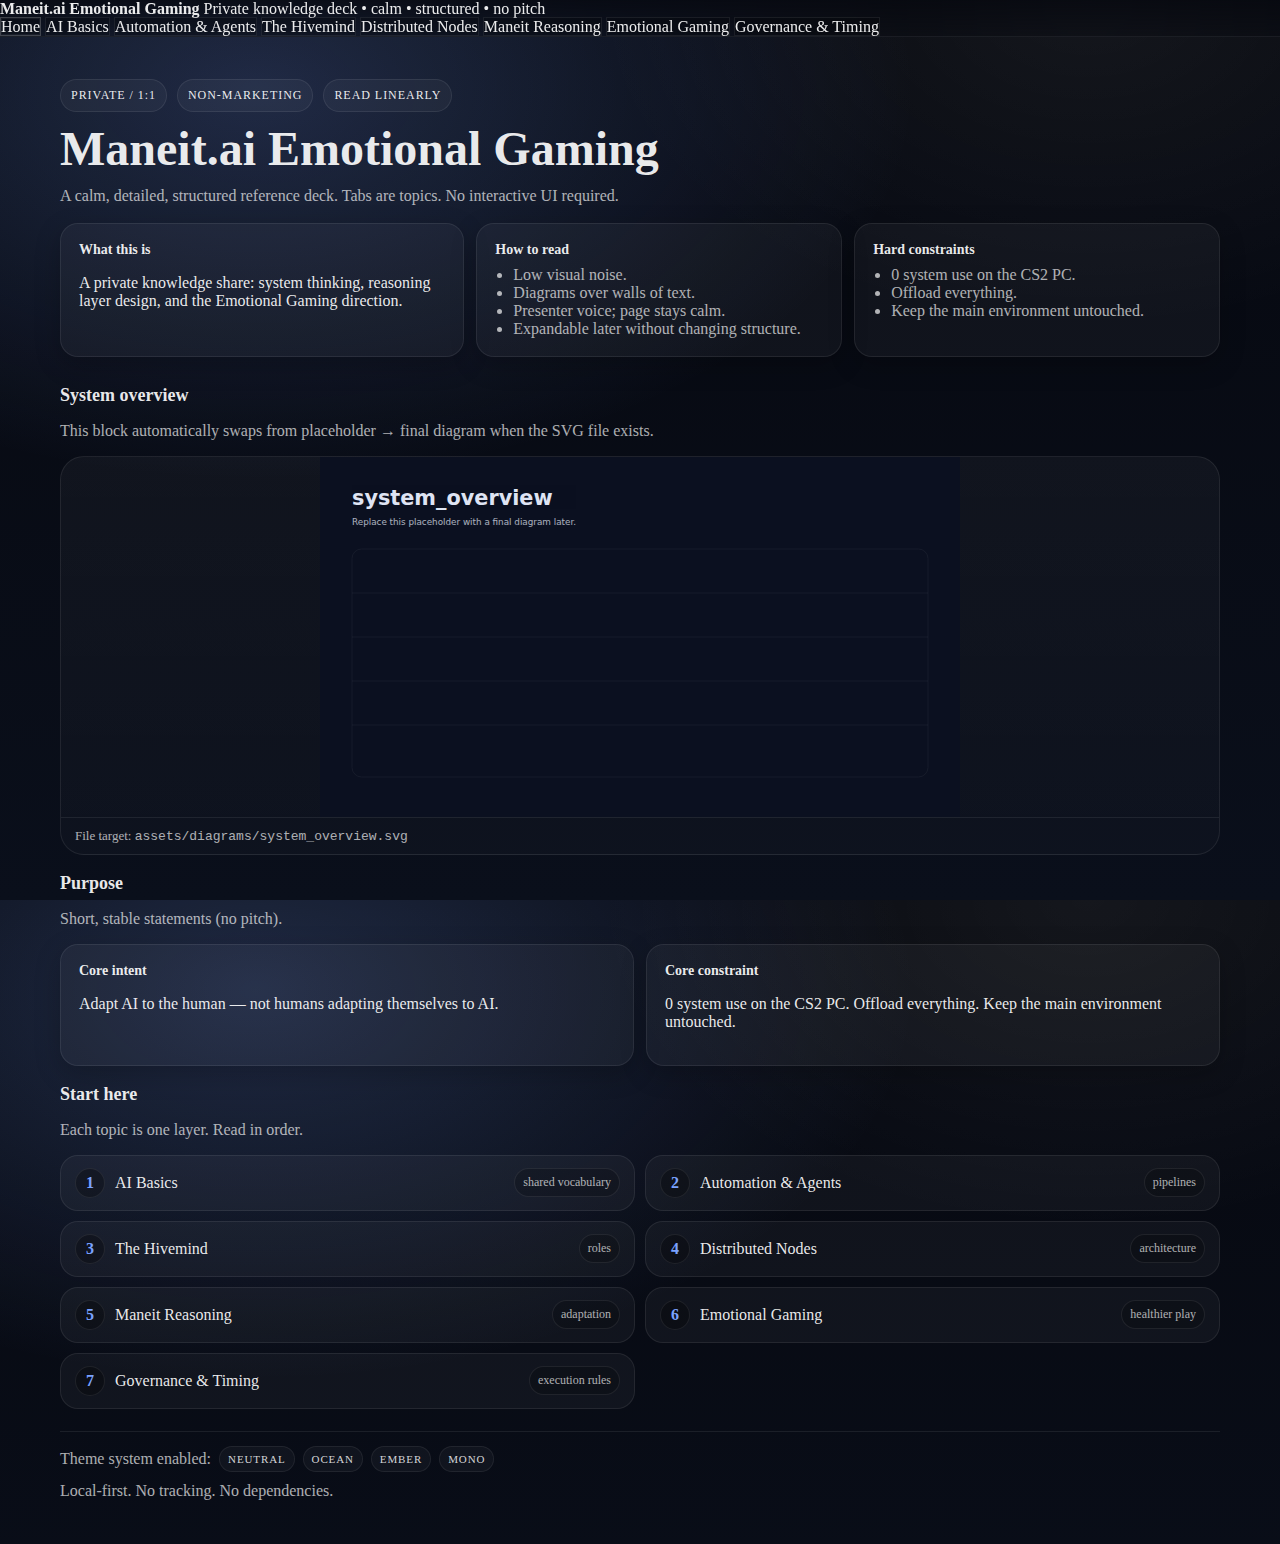
<file: index.html>
<!doctype html>
<html lang="en">
<head>
  <meta charset="utf-8" />
  <meta name="viewport" content="width=device-width,initial-scale=1" />
  <title>Maneit.ai × Emotional Gaming — Private knowledge deck</title>
  <link rel="stylesheet" href="css/main.css" />
</head>

<!-- Theme per page: neutral | ocean | ember | mono -->
<body data-theme="neutral">

  <!-- Topbar -->
  <header class="topbar">
    <div class="brand">
      <div class="logo" aria-hidden="true"></div>
      <div class="title">
        <b>Maneit.ai Emotional Gaming</b>
        <span>Private knowledge deck • calm • structured • no pitch</span>
      </div>
    </div>

    <nav class="tabs" aria-label="Topics">
      <a class="tab is-active" href="index.html" aria-current="page">Home</a>
      <a class="tab" href="topics/01_ai_basics.html">AI Basics</a>
      <a class="tab" href="topics/02_automation_agents.html">Automation & Agents</a>
      <a class="tab" href="topics/03_hivemind.html">The Hivemind</a>
      <a class="tab" href="topics/04_distributed_nodes.html">Distributed Nodes</a>
      <a class="tab" href="topics/05_maneit_reasoning.html">Maneit Reasoning</a>
      <a class="tab" href="topics/06_emotional_gaming.html">Emotional Gaming</a>
      <a class="tab" href="topics/07_governance_timing.html">Governance & Timing</a>
    </nav>
  </header>

  <main class="wrap front">

    <!-- HERO -->
    <section class="frontHero">
      <div class="metaRow">
        <span class="chip">PRIVATE / 1:1</span>
        <span class="chip">NON-MARKETING</span>
        <span class="chip">READ LINEARLY</span>
      </div>

      <h1 class="frontTitle">Maneit.ai Emotional Gaming</h1>
      <p class="frontSub">
        A calm, detailed, structured reference deck. Tabs are topics. No interactive UI required.
      </p>

      <div class="frontGrid3">
        <div class="card">
          <h3>What this is</h3>
          <p>
            A private knowledge share: system thinking, reasoning layer design, and the Emotional Gaming direction.
          </p>
        </div>

        <div class="card">
          <h3>How to read</h3>
          <ul class="bullets">
            <li>Low visual noise.</li>
            <li>Diagrams over walls of text.</li>
            <li>Presenter voice; page stays calm.</li>
            <li>Expandable later without changing structure.</li>
          </ul>
        </div>

        <div class="card">
          <h3>Hard constraints</h3>
          <ul class="bullets">
            <li>0 system use on the CS2 PC.</li>
            <li>Offload everything.</li>
            <li>Keep the main environment untouched.</li>
          </ul>
        </div>
      </div>
    </section>

    <!-- SYSTEM OVERVIEW (real swap target) -->
    <section class="section">
      <header class="sectionHead">
        <h2>System overview</h2>
        <p class="muted">This block automatically swaps from placeholder → final diagram when the SVG file exists.</p>
      </header>

      <figure class="diagramFrame">
        <!-- If this file exists, it will display. Otherwise the fallback shows. -->
        <object
          class="diagramObj"
          type="image/svg+xml"
          data="assets/diagrams/system_overview.svg"
          aria-label="System overview diagram"
        >
          <div class="diagramFallback">
            <div class="fallbackTitle">system_overview</div>
            <div class="fallbackGrid" aria-hidden="true"></div>
            <div class="fallbackNote">Drop a final diagram into <code>assets/diagrams/system_overview.svg</code>.</div>
          </div>
        </object>

        <figcaption class="caption">
          File target: <code>assets/diagrams/system_overview.svg</code>
        </figcaption>
      </figure>
    </section>

    <!-- PURPOSE / INTENT (tight + readable) -->
    <section class="section">
      <header class="sectionHead">
        <h2>Purpose</h2>
        <p class="muted">Short, stable statements (no pitch).</p>
      </header>

      <div class="frontGrid2">
        <div class="card">
          <h3>Core intent</h3>
          <p>Adapt AI to the human — not humans adapting themselves to AI.</p>
        </div>

        <div class="card">
          <h3>Core constraint</h3>
          <p>0 system use on the CS2 PC. Offload everything. Keep the main environment untouched.</p>
        </div>
      </div>
    </section>

    <!-- DECK MAP -->
    <section class="section">
      <header class="sectionHead">
        <h2>Start here</h2>
        <p class="muted">Each topic is one layer. Read in order.</p>
      </header>

      <div class="deckMap">
        <a class="mapItem" href="topics/01_ai_basics.html"><span class="idx">1</span> AI Basics <span class="tag">shared vocabulary</span></a>
        <a class="mapItem" href="topics/02_automation_agents.html"><span class="idx">2</span> Automation & Agents <span class="tag">pipelines</span></a>
        <a class="mapItem" href="topics/03_hivemind.html"><span class="idx">3</span> The Hivemind <span class="tag">roles</span></a>
        <a class="mapItem" href="topics/04_distributed_nodes.html"><span class="idx">4</span> Distributed Nodes <span class="tag">architecture</span></a>
        <a class="mapItem" href="topics/05_maneit_reasoning.html"><span class="idx">5</span> Maneit Reasoning <span class="tag">adaptation</span></a>
        <a class="mapItem" href="topics/06_emotional_gaming.html"><span class="idx">6</span> Emotional Gaming <span class="tag">healthier play</span></a>
        <a class="mapItem" href="topics/07_governance_timing.html"><span class="idx">7</span> Governance & Timing <span class="tag">execution rules</span></a>
      </div>
    </section>

    <footer class="frontFooter">
      <div class="themeLine">
        <span class="muted">Theme system enabled:</span>
        <span class="chip chipTiny">neutral</span>
        <span class="chip chipTiny">ocean</span>
        <span class="chip chipTiny">ember</span>
        <span class="chip chipTiny">mono</span>
      </div>
      <span class="muted">Local-first. No tracking. No dependencies.</span>
    </footer>

  </main>
</body>
</html>
</file>
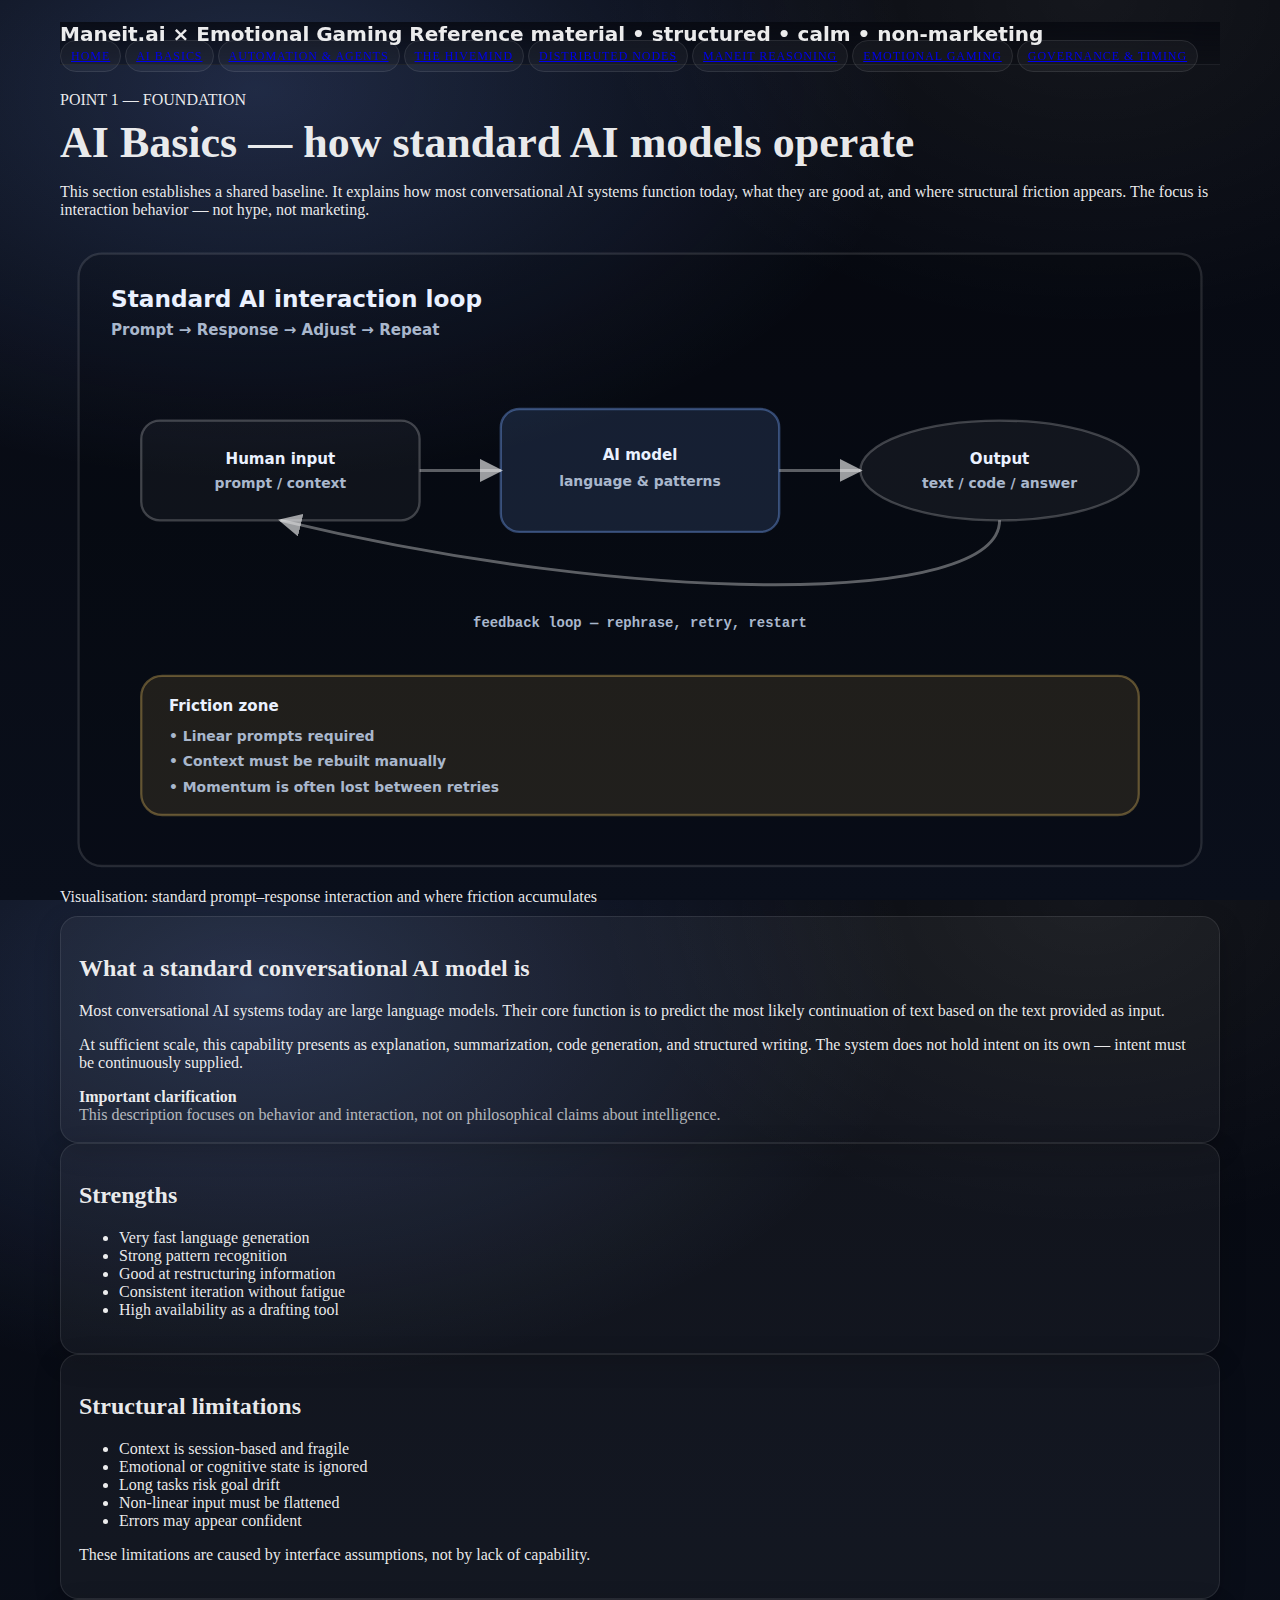
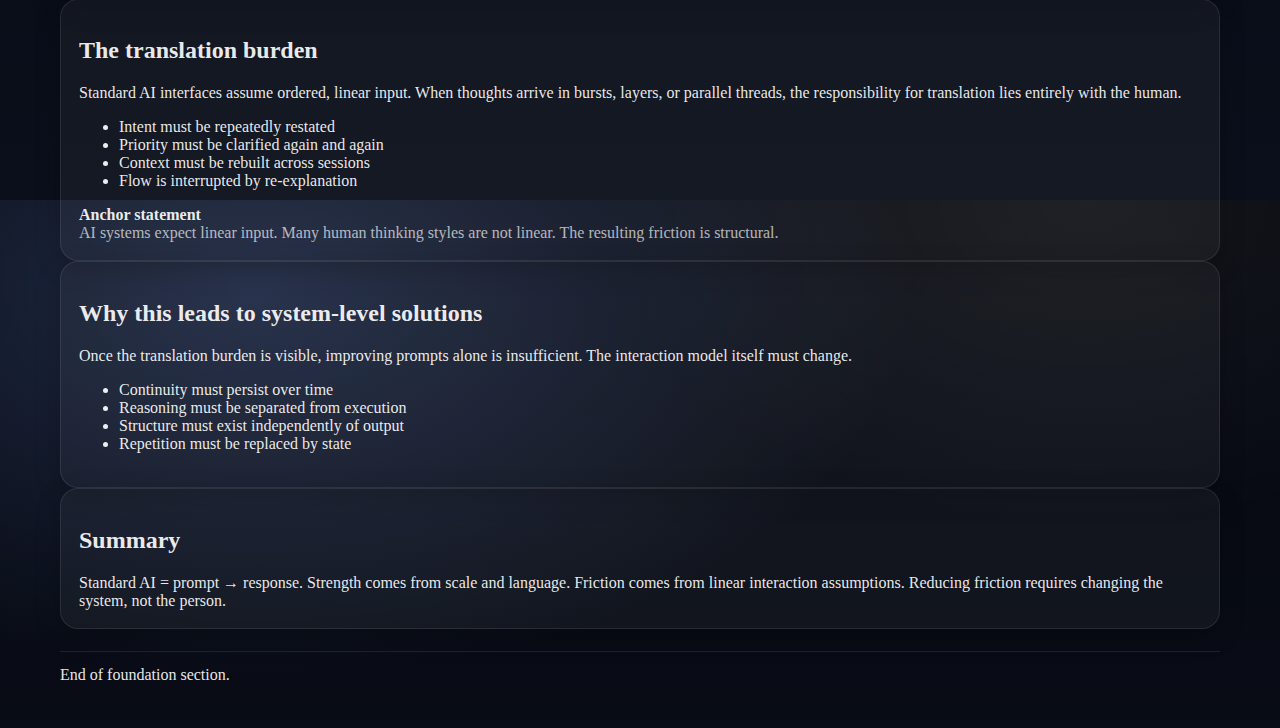
<file: topics/01_ai_basics.html>
<!-- File: topics/01_ai_basics.html
     Page 1 — AI Basics
     Style: presenter voice, neutral, explanatory
     Audience: ADHD / autism / dyslexia friendly
-->
<!doctype html>
<html lang="en">
<head>
  <meta charset="utf-8" />
  <meta name="viewport" content="width=device-width, initial-scale=1" />
  <title>AI Basics — How standard models work</title>
  <link rel="stylesheet" href="../css/main.css" />
</head>
<body>
  <div class="wrap">

    <!-- Topbar -->
    <header class="topbar">
      <div class="brand">
        <div class="logo" aria-hidden="true"></div>
        <div class="title">
          <b>Maneit.ai × Emotional Gaming</b>
          <span>Reference material • structured • calm • non-marketing</span>
        </div>
      </div>

      <nav class="nav" aria-label="Topics">
        <a class="pill" href="../index.html">Home</a>
        <a class="pill active" href="./01_ai_basics.html">AI Basics</a>
        <a class="pill" href="./02_automation_agents.html">Automation & Agents</a>
        <a class="pill" href="./03_hivemind.html">The Hivemind</a>
        <a class="pill" href="./04_distributed_nodes.html">Distributed Nodes</a>
        <a class="pill" href="./05_reasoning_model.html">Maneit Reasoning</a>
        <a class="pill" href="./06_emotional_gaming.html">Emotional Gaming</a>
        <a class="pill" href="./07_governance_status.html">Governance & Timing</a>
      </nav>
    </header>

    <!-- Hero -->
    <section class="hero">
      <div class="kicker">POINT 1 — FOUNDATION</div>
      <h1>AI Basics — how standard AI models operate</h1>
      <p class="lead">
        This section establishes a shared baseline.
        It explains how most conversational AI systems function today,
        what they are good at, and where structural friction appears.
        The focus is interaction behavior — not hype, not marketing.
      </p>

      <!-- === VISUALISATION === -->
      <div class="figure" role="group" aria-label="Standard AI interaction loop">
        <svg viewBox="0 0 1000 560" width="100%" height="auto"
             xmlns="http://www.w3.org/2000/svg"
             aria-label="Prompt-response loop with friction zones">

          <defs>
            <marker id="arrow" viewBox="0 0 10 10" refX="9" refY="5"
                    markerWidth="8" markerHeight="8" orient="auto-start-reverse">
              <path d="M 0 0 L 10 5 L 0 10 z" fill="rgba(255,255,255,.6)"/>
            </marker>

            <style>
              .frame { fill: rgba(0,0,0,.14); stroke: rgba(255,255,255,.12); stroke-width: 2; }
              .box   { fill: rgba(255,255,255,.04); stroke: rgba(255,255,255,.22); stroke-width: 2; }
              .pill  { fill: rgba(255,255,255,.05); stroke: rgba(255,255,255,.22); stroke-width: 2; }
              .accent{ fill: rgba(122,167,255,.14); stroke: rgba(122,167,255,.38); stroke-width: 2; }
              .warn  { fill: rgba(255,209,102,.10); stroke: rgba(255,209,102,.32); stroke-width: 2; }

              .title { font: 900 20px ui-sans-serif, system-ui; fill: #EAF1FF; }
              .sub   { font: 650 13px ui-sans-serif, system-ui; fill: #A9B7CC; }
              .txt   { font: 800 13px ui-sans-serif, system-ui; fill: #EAF1FF; }
              .sm    { font: 650 12px ui-sans-serif, system-ui; fill: #A9B7CC; }
              .mono  { font: 650 12px ui-monospace, monospace; fill: #A9B7CC; }

              .line  { fill:none; stroke: rgba(255,255,255,.35); stroke-width: 2.5; marker-end:url(#arrow); }
            </style>
          </defs>

          <!-- frame -->
          <rect x="16" y="16" width="968" height="528" rx="20" class="frame"/>

          <text x="44" y="62" class="title">Standard AI interaction loop</text>
          <text x="44" y="86" class="sub">Prompt → Response → Adjust → Repeat</text>

          <!-- main flow -->
          <rect x="70"  y="160" width="240" height="86" rx="16" class="box"/>
          <text x="190" y="197" text-anchor="middle" class="txt">Human input</text>
          <text x="190" y="218" text-anchor="middle" class="sm">prompt / context</text>

          <rect x="380" y="150" width="240" height="106" rx="16" class="accent"/>
          <text x="500" y="194" text-anchor="middle" class="txt">AI model</text>
          <text x="500" y="216" text-anchor="middle" class="sm">language & patterns</text>

          <rect x="690" y="160" width="240" height="86" rx="999" class="pill"/>
          <text x="810" y="197" text-anchor="middle" class="txt">Output</text>
          <text x="810" y="218" text-anchor="middle" class="sm">text / code / answer</text>

          <!-- arrows -->
          <path d="M310 203 L380 203" class="line"/>
          <path d="M620 203 L690 203" class="line"/>
          <path d="M810 246 C810 320, 500 320, 190 246" class="line"/>

          <text x="500" y="338" text-anchor="middle" class="mono">
            feedback loop — rephrase, retry, restart
          </text>

          <!-- friction zone -->
          <rect x="70" y="380" width="860" height="120" rx="18" class="warn"/>
          <text x="94" y="410" class="txt">Friction zone</text>
          <text x="94" y="436" class="sm">• Linear prompts required</text>
          <text x="94" y="458" class="sm">• Context must be rebuilt manually</text>
          <text x="94" y="480" class="sm">• Momentum is often lost between retries</text>

        </svg>

        <div class="figcap">Visualisation: standard prompt–response interaction and where friction accumulates</div>
      </div>
    </section>

    <!-- Content -->
    <section class="grid">

      <div class="card wide">
        <h2>What a standard conversational AI model is</h2>
        <p>
          Most conversational AI systems today are large language models.
          Their core function is to predict the most likely continuation of text
          based on the text provided as input.
        </p>
        <p>
          At sufficient scale, this capability presents as explanation,
          summarization, code generation, and structured writing.
          The system does not hold intent on its own — intent must be continuously supplied.
        </p>
        <div class="callout">
          <b>Important clarification</b>
          <div class="muted">
            This description focuses on behavior and interaction,
            not on philosophical claims about intelligence.
          </div>
        </div>
      </div>

      <div class="card">
        <h2>Strengths</h2>
        <ul>
          <li>Very fast language generation</li>
          <li>Strong pattern recognition</li>
          <li>Good at restructuring information</li>
          <li>Consistent iteration without fatigue</li>
          <li>High availability as a drafting tool</li>
        </ul>
      </div>

      <div class="card">
        <h2>Structural limitations</h2>
        <ul>
          <li>Context is session-based and fragile</li>
          <li>Emotional or cognitive state is ignored</li>
          <li>Long tasks risk goal drift</li>
          <li>Non-linear input must be flattened</li>
          <li>Errors may appear confident</li>
        </ul>
        <p>
          These limitations are caused by interface assumptions,
          not by lack of capability.
        </p>
      </div>

      <div class="card wide">
        <h2>The translation burden</h2>
        <p>
          Standard AI interfaces assume ordered, linear input.
          When thoughts arrive in bursts, layers, or parallel threads,
          the responsibility for translation lies entirely with the human.
        </p>
        <ul>
          <li>Intent must be repeatedly restated</li>
          <li>Priority must be clarified again and again</li>
          <li>Context must be rebuilt across sessions</li>
          <li>Flow is interrupted by re-explanation</li>
        </ul>
        <div class="callout">
          <b>Anchor statement</b>
          <div class="muted">
            AI systems expect linear input.  
            Many human thinking styles are not linear.  
            The resulting friction is structural.
          </div>
        </div>
      </div>

      <div class="card wide">
        <h2>Why this leads to system-level solutions</h2>
        <p>
          Once the translation burden is visible,
          improving prompts alone is insufficient.
          The interaction model itself must change.
        </p>
        <ul>
          <li>Continuity must persist over time</li>
          <li>Reasoning must be separated from execution</li>
          <li>Structure must exist independently of output</li>
          <li>Repetition must be replaced by state</li>
        </ul>
      </div>

      <div class="card wide">
        <h2>Summary</h2>
        <div class="code">
Standard AI = prompt → response.
Strength comes from scale and language.
Friction comes from linear interaction assumptions.
Reducing friction requires changing the system, not the person.
        </div>
      </div>

    </section>

    <footer class="footer">
      End of foundation section.
    </footer>

  </div>
</body>
</html>
</file>
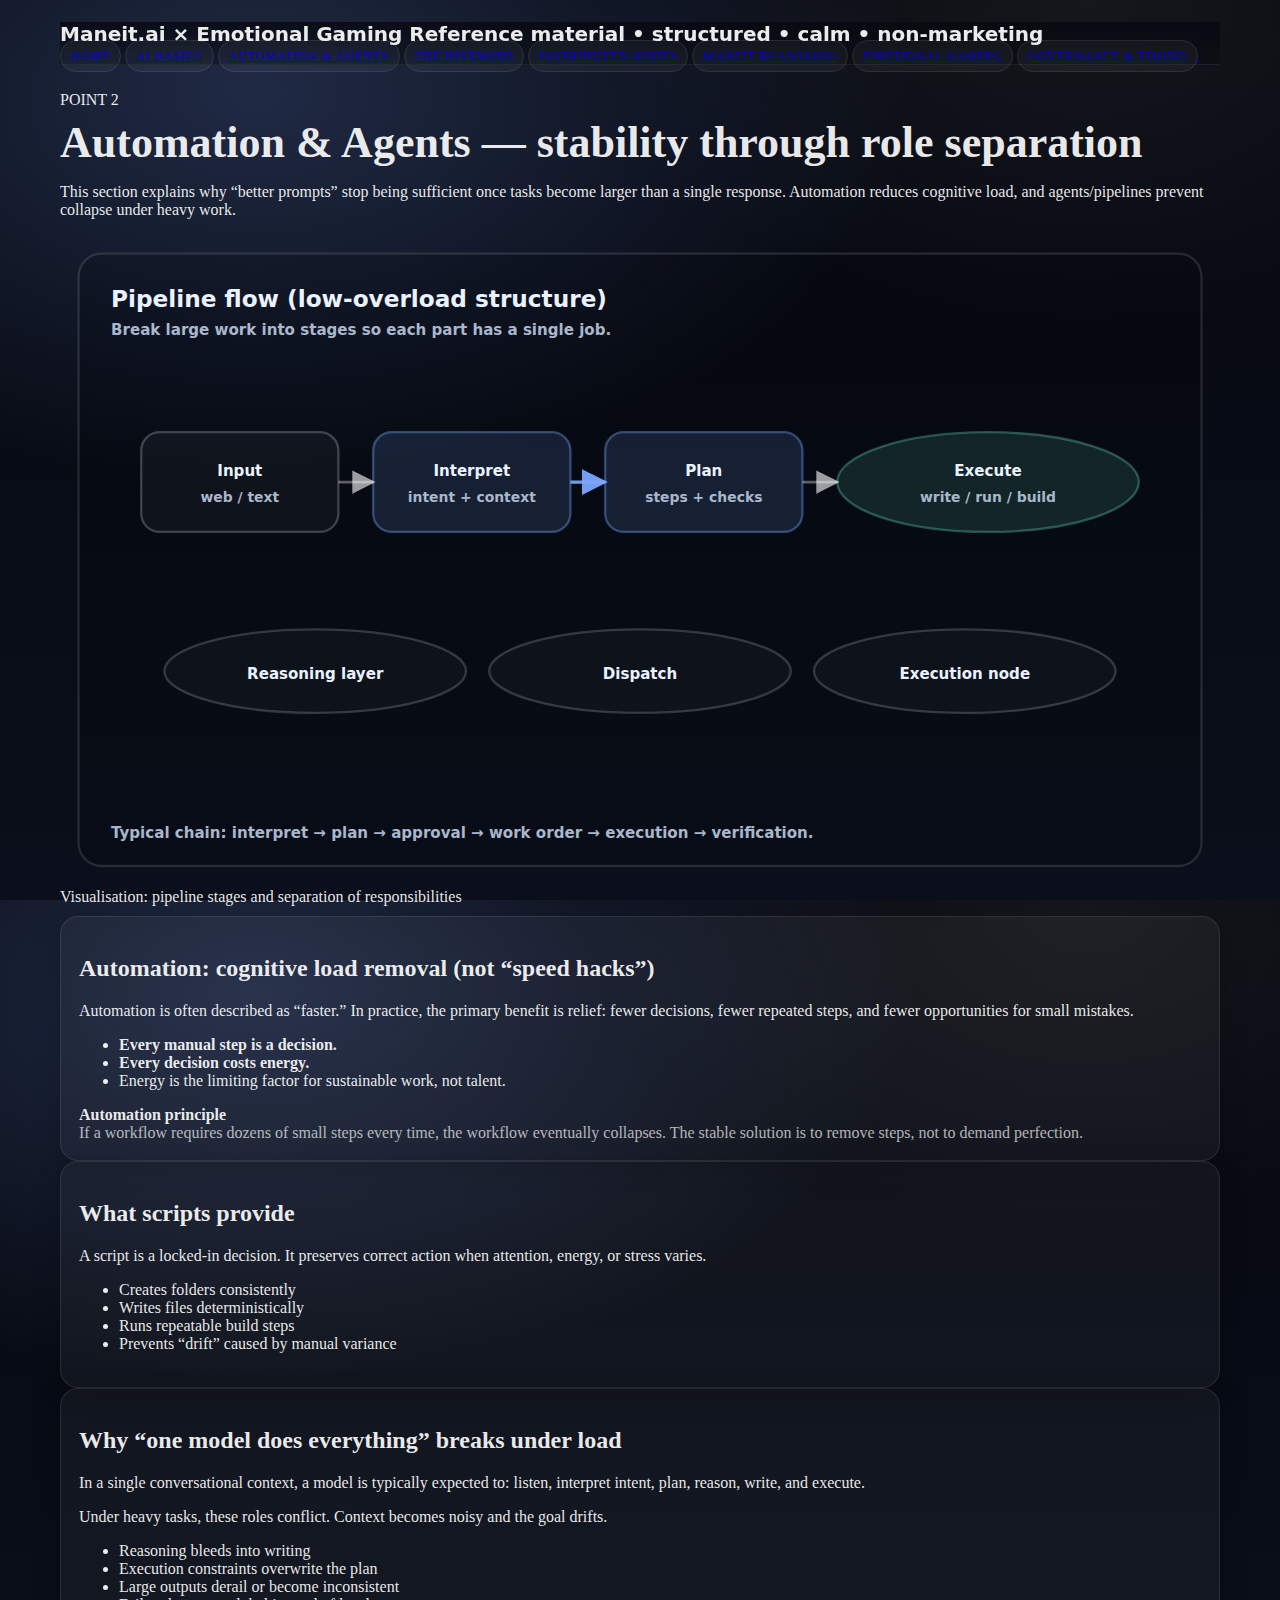
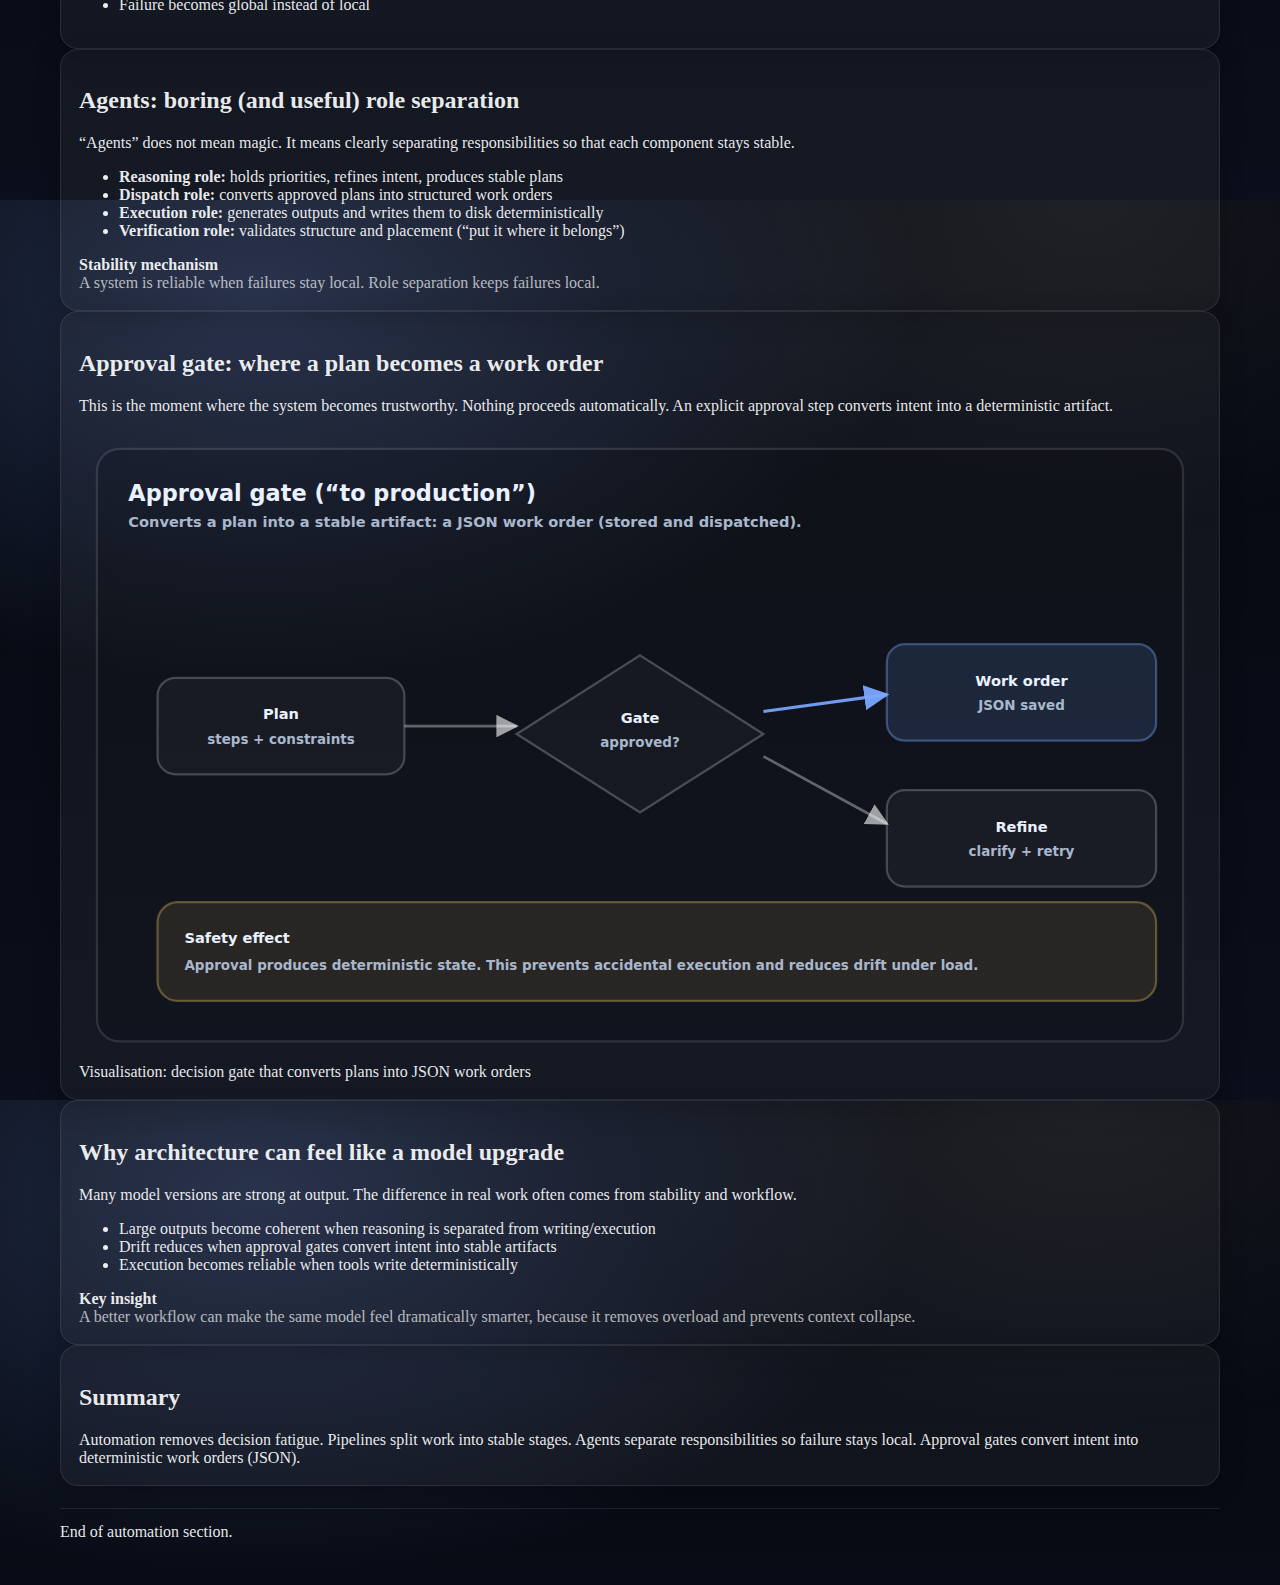
<file: topics/02_automation_agents.html>
<!-- File: topics/02_automation_agents.html
     Page 2 — Automation & Agents
     Style: presenter voice, neutral, explanatory (no “you / I / my”)
     Audience: ADHD / autism / dyslexia friendly
     Notes:
     - No JS needed
     - Uses ../css/main.css from your scaffold
     - Includes TWO inline diagrams:
       (1) Pipeline / stages
       (2) Decision gate (approval → JSON work order)
-->
<!doctype html>
<html lang="en">
<head>
  <meta charset="utf-8" />
  <meta name="viewport" content="width=device-width, initial-scale=1" />
  <title>Automation & Agents — Why pipelines become inevitable</title>
  <link rel="stylesheet" href="../css/main.css" />
</head>
<body>
  <div class="wrap">

    <!-- Topbar -->
    <header class="topbar">
      <div class="brand">
        <div class="logo" aria-hidden="true"></div>
        <div class="title">
          <b>Maneit.ai × Emotional Gaming</b>
          <span>Reference material • structured • calm • non-marketing</span>
        </div>
      </div>

      <nav class="nav" aria-label="Topics">
        <a class="pill" href="../index.html">Home</a>
        <a class="pill" href="./01_ai_basics.html">AI Basics</a>
        <a class="pill active" href="./02_automation_agents.html">Automation & Agents</a>
        <a class="pill" href="./03_hivemind.html">The Hivemind</a>
        <a class="pill" href="./04_distributed_nodes.html">Distributed Nodes</a>
        <a class="pill" href="./05_reasoning_model.html">Maneit Reasoning</a>
        <a class="pill" href="./06_emotional_gaming.html">Emotional Gaming</a>
        <a class="pill" href="./07_governance_status.html">Governance & Timing</a>
      </nav>
    </header>

    <!-- Hero -->
    <section class="hero">
      <div class="kicker">POINT 2</div>
      <h1>Automation & Agents — stability through role separation</h1>
      <p class="lead">
        This section explains why “better prompts” stop being sufficient
        once tasks become larger than a single response.
        Automation reduces cognitive load, and agents/pipelines prevent collapse under heavy work.
      </p>

      <!-- === VISUALISATION 1: PIPELINE === -->
      <div class="figure" role="group" aria-label="Pipeline diagram">
        <svg viewBox="0 0 1000 560" width="100%" height="auto" xmlns="http://www.w3.org/2000/svg" aria-label="Pipeline stages: input to execution">
          <defs>
            <marker id="arrow" viewBox="0 0 10 10" refX="9" refY="5" markerWidth="8" markerHeight="8" orient="auto-start-reverse">
              <path d="M 0 0 L 10 5 L 0 10 z" fill="rgba(255,255,255,.6)"/>
            </marker>
            <marker id="arrowAccent" viewBox="0 0 10 10" refX="9" refY="5" markerWidth="8" markerHeight="8" orient="auto-start-reverse">
              <path d="M 0 0 L 10 5 L 0 10 z" fill="rgba(122,167,255,.95)"/>
            </marker>
            <style>
              .frame { fill: rgba(0,0,0,.14); stroke: rgba(255,255,255,.12); stroke-width: 2; }
              .box   { fill: rgba(255,255,255,.04); stroke: rgba(255,255,255,.22); stroke-width: 2; }
              .pill  { fill: rgba(255,255,255,.05); stroke: rgba(255,255,255,.22); stroke-width: 2; }
              .accent{ fill: rgba(122,167,255,.14); stroke: rgba(122,167,255,.38); stroke-width: 2; }
              .accent2{ fill: rgba(110,242,194,.12); stroke: rgba(110,242,194,.30); stroke-width: 2; }
              .lane  { fill: rgba(255,255,255,.03); stroke: rgba(255,255,255,.18); stroke-width: 2; }

              .title { font: 900 20px ui-sans-serif, system-ui; fill: #EAF1FF; }
              .sub   { font: 650 13px ui-sans-serif, system-ui; fill: #A9B7CC; }
              .txt   { font: 800 13px ui-sans-serif, system-ui; fill: #EAF1FF; }
              .sm    { font: 650 12px ui-sans-serif, system-ui; fill: #A9B7CC; }
              .mono  { font: 650 12px ui-monospace, monospace; fill: #A9B7CC; }

              .line  { fill:none; stroke: rgba(255,255,255,.35); stroke-width: 2.5; marker-end:url(#arrow); }
              .lineA { fill:none; stroke: rgba(122,167,255,.92); stroke-width: 2.8; marker-end:url(#arrowAccent); }
            </style>
          </defs>

          <rect x="16" y="16" width="968" height="528" rx="20" class="frame"/>
          <text x="44" y="62" class="title">Pipeline flow (low-overload structure)</text>
          <text x="44" y="86" class="sub">Break large work into stages so each part has a single job.</text>

          <!-- stages -->
          <rect x="70"  y="170" width="170" height="86" rx="16" class="box"/>
          <text x="155" y="208" text-anchor="middle" class="txt">Input</text>
          <text x="155" y="230" text-anchor="middle" class="sm">web / text</text>

          <rect x="270" y="170" width="170" height="86" rx="16" class="accent"/>
          <text x="355" y="208" text-anchor="middle" class="txt">Interpret</text>
          <text x="355" y="230" text-anchor="middle" class="sm">intent + context</text>

          <rect x="470" y="170" width="170" height="86" rx="16" class="accent"/>
          <text x="555" y="208" text-anchor="middle" class="txt">Plan</text>
          <text x="555" y="230" text-anchor="middle" class="sm">steps + checks</text>

          <rect x="670" y="170" width="260" height="86" rx="999" class="accent2"/>
          <text x="800" y="208" text-anchor="middle" class="txt">Execute</text>
          <text x="800" y="230" text-anchor="middle" class="sm">write / run / build</text>

          <!-- arrows -->
          <path d="M240 213 L270 213" class="line"/>
          <path d="M440 213 L470 213" class="lineA"/>
          <path d="M640 213 L670 213" class="line"/>

          <!-- lanes -->
          <rect x="90" y="340" width="260" height="72" rx="999" class="lane"/>
          <text x="220" y="383" text-anchor="middle" class="txt">Reasoning layer</text>

          <rect x="370" y="340" width="260" height="72" rx="999" class="lane"/>
          <text x="500" y="383" text-anchor="middle" class="txt">Dispatch</text>

          <rect x="650" y="340" width="260" height="72" rx="999" class="lane"/>
          <text x="780" y="383" text-anchor="middle" class="txt">Execution node</text>

          <text x="44" y="520" class="sub">Typical chain: interpret → plan → approval → work order → execution → verification.</text>
        </svg>

        <div class="figcap">Visualisation: pipeline stages and separation of responsibilities</div>
      </div>
    </section>

    <!-- Content -->
    <section class="grid">

      <div class="card wide">
        <h2>Automation: cognitive load removal (not “speed hacks”)</h2>
        <p>
          Automation is often described as “faster.”
          In practice, the primary benefit is relief:
          fewer decisions, fewer repeated steps, and fewer opportunities for small mistakes.
        </p>
        <ul>
          <li><b>Every manual step is a decision.</b></li>
          <li><b>Every decision costs energy.</b></li>
          <li>Energy is the limiting factor for sustainable work, not talent.</li>
        </ul>
        <div class="callout">
          <b>Automation principle</b>
          <div class="muted">
            If a workflow requires dozens of small steps every time, the workflow eventually collapses.
            The stable solution is to remove steps, not to demand perfection.
          </div>
        </div>
      </div>

      <div class="card">
        <h2>What scripts provide</h2>
        <p>
          A script is a locked-in decision.
          It preserves correct action when attention, energy, or stress varies.
        </p>
        <ul>
          <li>Creates folders consistently</li>
          <li>Writes files deterministically</li>
          <li>Runs repeatable build steps</li>
          <li>Prevents “drift” caused by manual variance</li>
        </ul>
      </div>

      <div class="card">
        <h2>Why “one model does everything” breaks under load</h2>
        <p>
          In a single conversational context, a model is typically expected to:
          listen, interpret intent, plan, reason, write, and execute.
        </p>
        <p>
          Under heavy tasks, these roles conflict.
          Context becomes noisy and the goal drifts.
        </p>
        <ul>
          <li>Reasoning bleeds into writing</li>
          <li>Execution constraints overwrite the plan</li>
          <li>Large outputs derail or become inconsistent</li>
          <li>Failure becomes global instead of local</li>
        </ul>
      </div>

      <div class="card wide">
        <h2>Agents: boring (and useful) role separation</h2>
        <p>
          “Agents” does not mean magic.
          It means clearly separating responsibilities so that each component stays stable.
        </p>
        <ul>
          <li><b>Reasoning role:</b> holds priorities, refines intent, produces stable plans</li>
          <li><b>Dispatch role:</b> converts approved plans into structured work orders</li>
          <li><b>Execution role:</b> generates outputs and writes them to disk deterministically</li>
          <li><b>Verification role:</b> validates structure and placement (“put it where it belongs”)</li>
        </ul>
        <div class="callout">
          <b>Stability mechanism</b>
          <div class="muted">
            A system is reliable when failures stay local. Role separation keeps failures local.
          </div>
        </div>
      </div>

      <!-- === VISUALISATION 2: APPROVAL GATE === -->
      <div class="card wide">
        <h2>Approval gate: where a plan becomes a work order</h2>
        <p>
          This is the moment where the system becomes trustworthy.
          Nothing proceeds automatically.
          An explicit approval step converts intent into a deterministic artifact.
        </p>

        <div class="figure" role="group" aria-label="Approval gate diagram">
          <svg viewBox="0 0 1000 560" width="100%" height="auto" xmlns="http://www.w3.org/2000/svg"
               aria-label="Decision gate: approval creates JSON work order">
            <defs>
              <marker id="arrow2" viewBox="0 0 10 10" refX="9" refY="5" markerWidth="8" markerHeight="8" orient="auto-start-reverse">
                <path d="M 0 0 L 10 5 L 0 10 z" fill="rgba(255,255,255,.6)"/>
              </marker>
              <marker id="arrow2A" viewBox="0 0 10 10" refX="9" refY="5" markerWidth="8" markerHeight="8" orient="auto-start-reverse">
                <path d="M 0 0 L 10 5 L 0 10 z" fill="rgba(122,167,255,.95)"/>
              </marker>
              <style>
                .frame { fill: rgba(0,0,0,.14); stroke: rgba(255,255,255,.12); stroke-width: 2; }
                .box   { fill: rgba(255,255,255,.04); stroke: rgba(255,255,255,.22); stroke-width: 2; }
                .accent{ fill: rgba(122,167,255,.14); stroke: rgba(122,167,255,.38); stroke-width: 2; }
                .diamond { fill: rgba(255,255,255,.03); stroke: rgba(255,255,255,.24); stroke-width: 2; }
                .warn  { fill: rgba(255,209,102,.10); stroke: rgba(255,209,102,.32); stroke-width: 2; }

                .title { font: 900 20px ui-sans-serif, system-ui; fill: #EAF1FF; }
                .sub   { font: 650 13px ui-sans-serif, system-ui; fill: #A9B7CC; }
                .txt   { font: 800 13px ui-sans-serif, system-ui; fill: #EAF1FF; }
                .sm    { font: 650 12px ui-sans-serif, system-ui; fill: #A9B7CC; }
                .mono  { font: 650 12px ui-monospace, monospace; fill: #A9B7CC; }

                .line  { fill:none; stroke: rgba(255,255,255,.35); stroke-width: 2.5; marker-end:url(#arrow2); }
                .lineA { fill:none; stroke: rgba(122,167,255,.92); stroke-width: 2.8; marker-end:url(#arrow2A); }
              </style>
            </defs>

            <rect x="16" y="16" width="968" height="528" rx="20" class="frame"/>
            <text x="44" y="62" class="title">Approval gate (“to production”)</text>
            <text x="44" y="86" class="sub">Converts a plan into a stable artifact: a JSON work order (stored and dispatched).</text>

            <!-- Plan -->
            <rect x="70" y="220" width="220" height="86" rx="16" class="box"/>
            <text x="180" y="257" text-anchor="middle" class="txt">Plan</text>
            <text x="180" y="279" text-anchor="middle" class="sm">steps + constraints</text>

            <!-- Gate -->
            <path d="M500 200 L610 270 L500 340 L390 270 Z" class="diamond"/>
            <text x="500" y="260" text-anchor="middle" class="txt">Gate</text>
            <text x="500" y="282" text-anchor="middle" class="sm">approved?</text>

            <!-- Yes -->
            <rect x="720" y="190" width="240" height="86" rx="16" class="accent"/>
            <text x="840" y="227" text-anchor="middle" class="txt">Work order</text>
            <text x="840" y="249" text-anchor="middle" class="sm">JSON saved</text>

            <!-- No -->
            <rect x="720" y="320" width="240" height="86" rx="16" class="box"/>
            <text x="840" y="357" text-anchor="middle" class="txt">Refine</text>
            <text x="840" y="379" text-anchor="middle" class="sm">clarify + retry</text>

            <!-- arrows -->
            <path d="M290 263 L390 263" class="line"/>
            <path d="M610 250 L720 235" class="lineA"/>
            <path d="M610 290 L720 350" class="line"/>

            <!-- Safety note -->
            <rect x="70" y="420" width="890" height="88" rx="18" class="warn"/>
            <text x="94" y="456" class="txt">Safety effect</text>
            <text x="94" y="480" class="sm">Approval produces deterministic state. This prevents accidental execution and reduces drift under load.</text>
          </svg>

          <div class="figcap">Visualisation: decision gate that converts plans into JSON work orders</div>
        </div>
      </div>

      <div class="card wide">
        <h2>Why architecture can feel like a model upgrade</h2>
        <p>
          Many model versions are strong at output.
          The difference in real work often comes from stability and workflow.
        </p>
        <ul>
          <li>Large outputs become coherent when reasoning is separated from writing/execution</li>
          <li>Drift reduces when approval gates convert intent into stable artifacts</li>
          <li>Execution becomes reliable when tools write deterministically</li>
        </ul>
        <div class="callout">
          <b>Key insight</b>
          <div class="muted">
            A better workflow can make the same model feel dramatically smarter,
            because it removes overload and prevents context collapse.
          </div>
        </div>
      </div>

      <div class="card wide">
        <h2>Summary</h2>
        <div class="code">
Automation removes decision fatigue.
Pipelines split work into stable stages.
Agents separate responsibilities so failure stays local.
Approval gates convert intent into deterministic work orders (JSON).
        </div>
      </div>

    </section>

    <footer class="footer">
      End of automation section.
    </footer>

  </div>
</body>
</html>
</file>
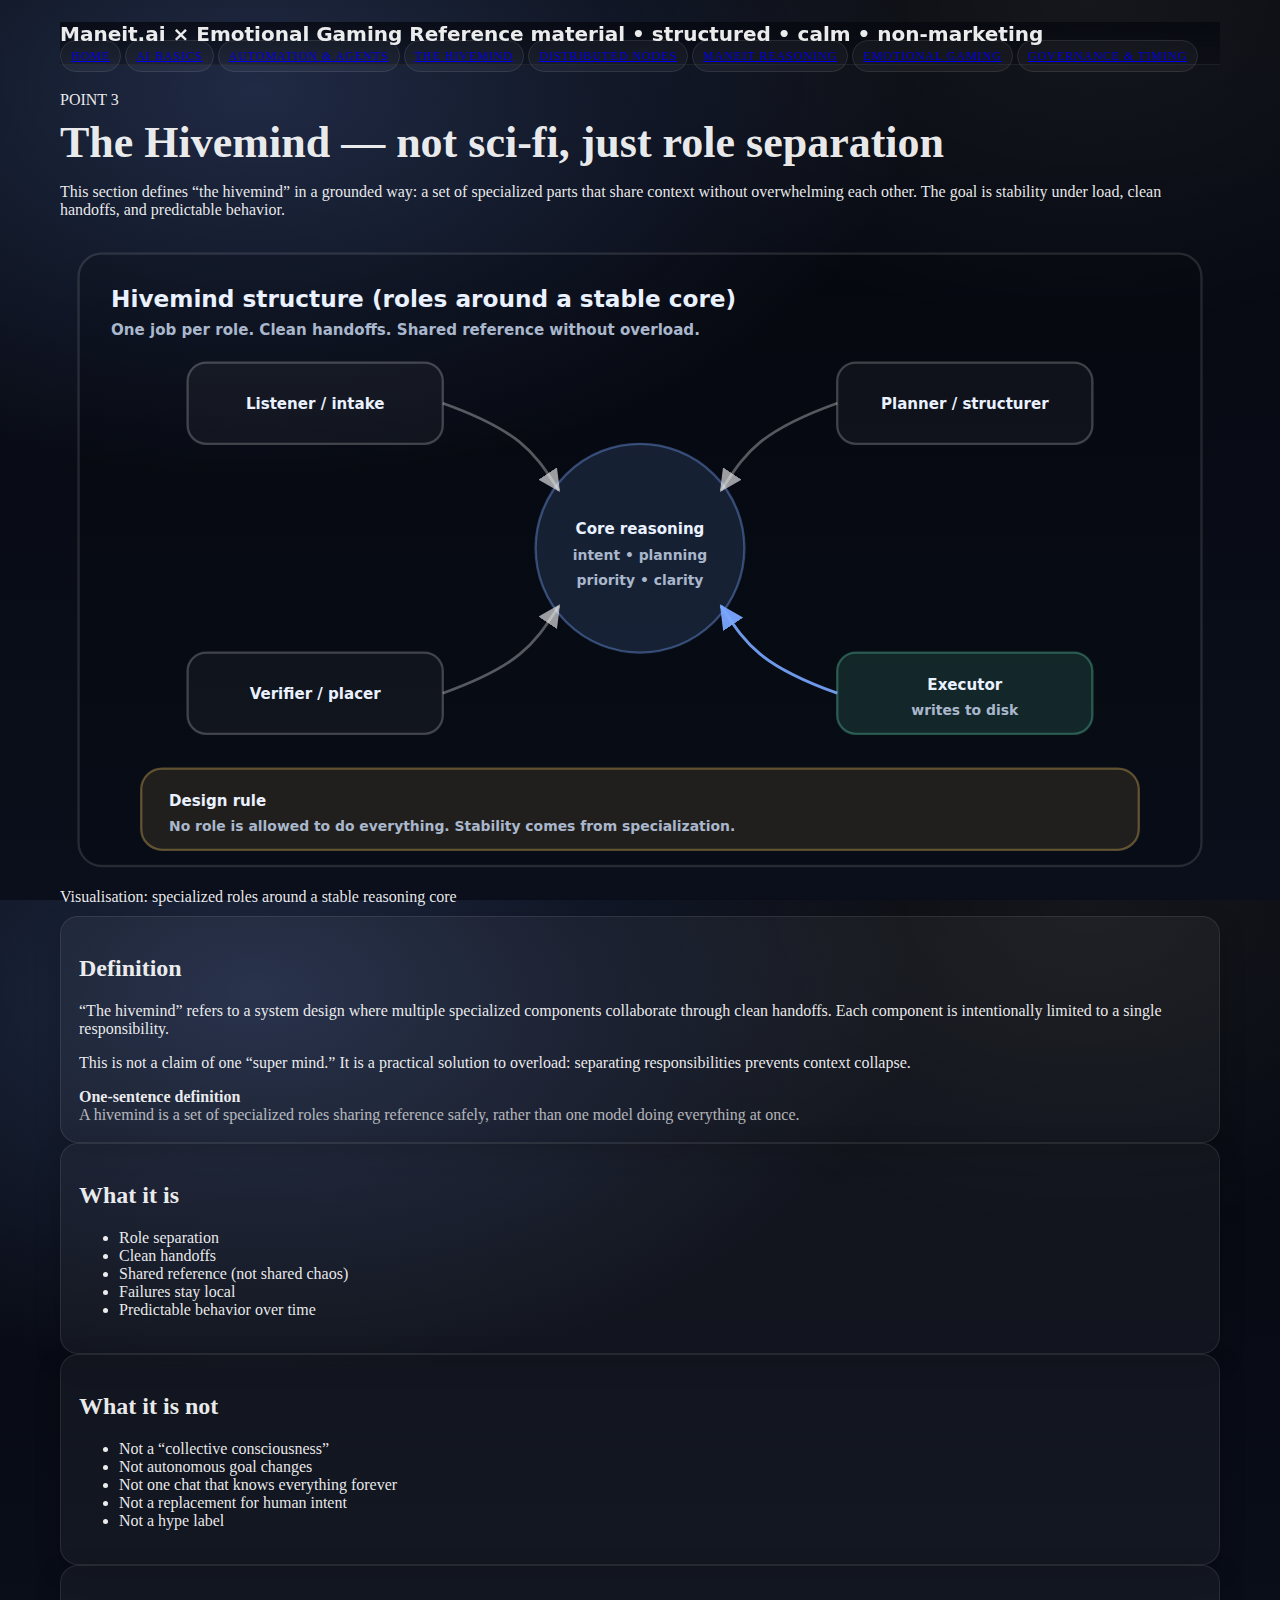
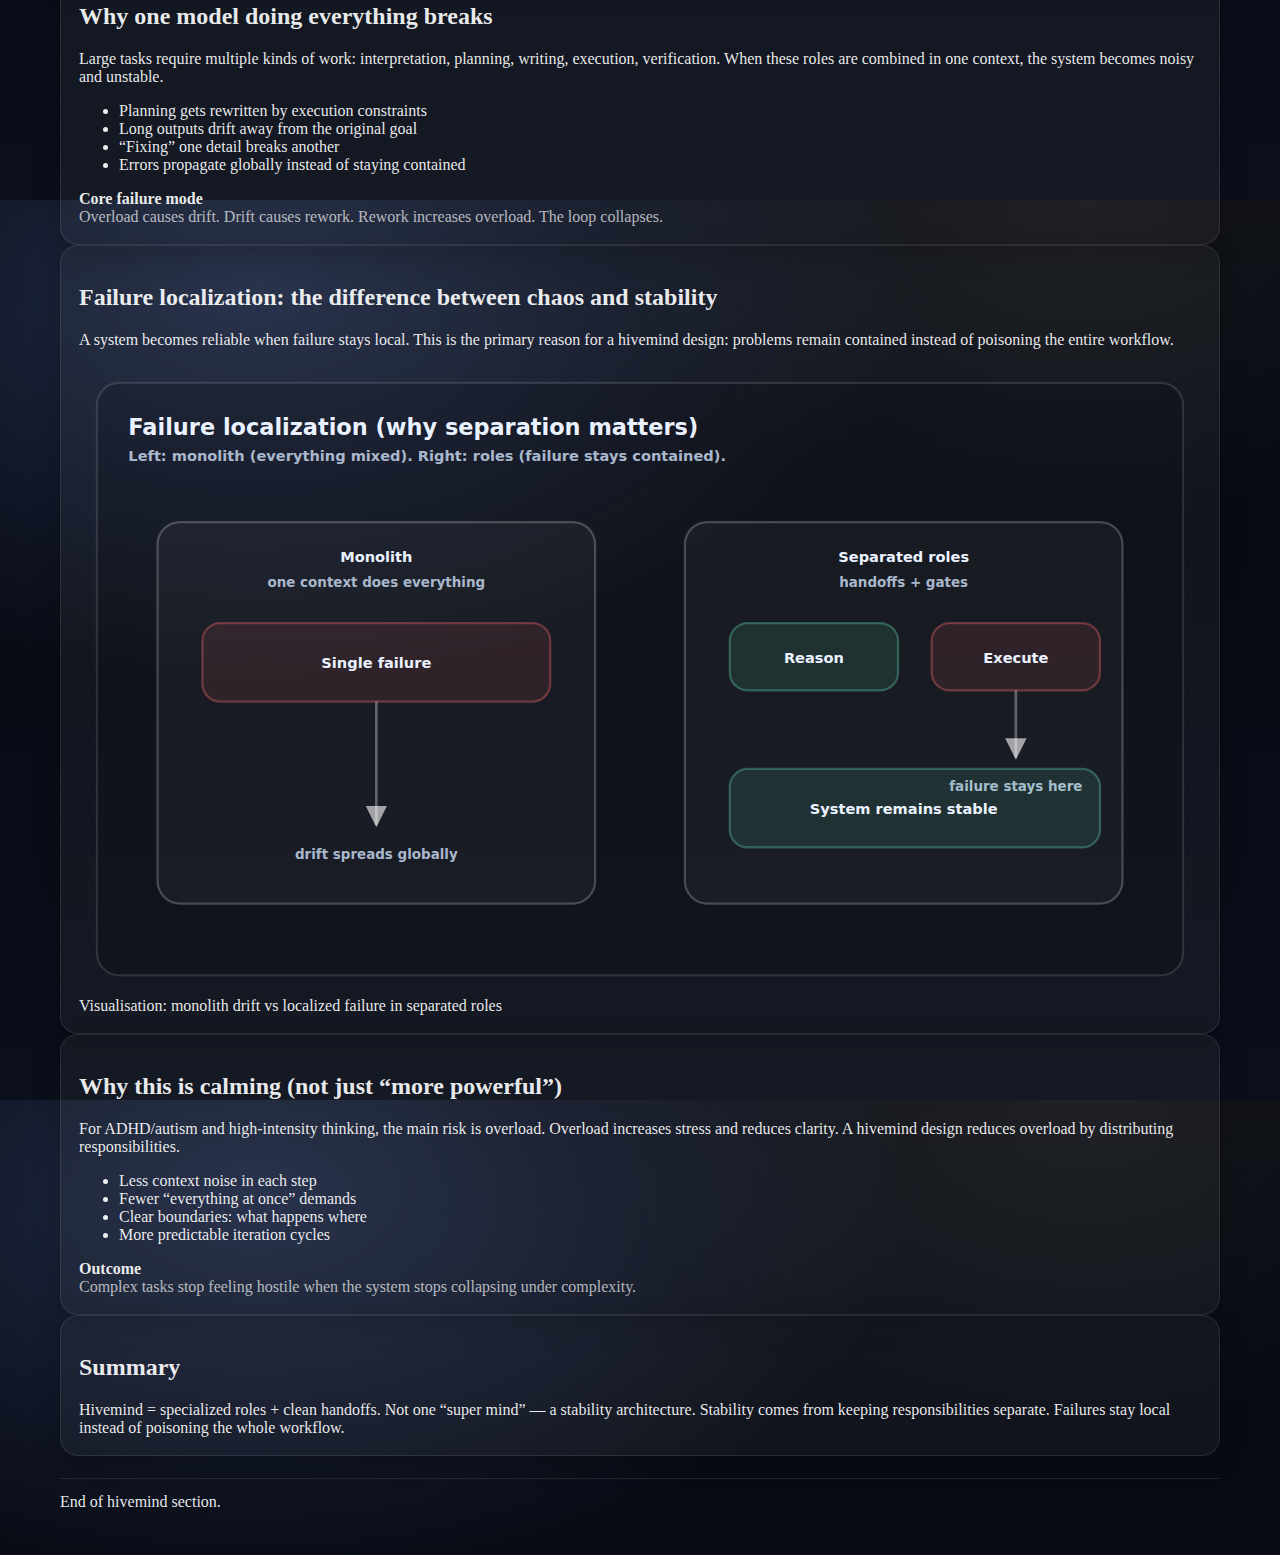
<file: topics/03_hivemind.html>
<!-- File: topics/03_hivemind.html
     Page 3 — The Hivemind
     Style: presenter voice, neutral, explanatory (no “you / I / my”)
     Audience: ADHD / autism / dyslexia friendly
     Notes:
     - No JS needed
     - Uses ../css/main.css from your scaffold
     - Includes TWO inline diagrams:
       (1) Hub-and-spoke role separation (hivemind)
       (2) Failure localization (why separation prevents collapse)
-->
<!doctype html>
<html lang="en">
<head>
  <meta charset="utf-8" />
  <meta name="viewport" content="width=device-width, initial-scale=1" />
  <title>The Hivemind — specialization without overload</title>
  <link rel="stylesheet" href="../css/main.css" />
</head>
<body>
  <div class="wrap">

    <!-- Topbar -->
    <header class="topbar">
      <div class="brand">
        <div class="logo" aria-hidden="true"></div>
        <div class="title">
          <b>Maneit.ai × Emotional Gaming</b>
          <span>Reference material • structured • calm • non-marketing</span>
        </div>
      </div>

      <nav class="nav" aria-label="Topics">
        <a class="pill" href="../index.html">Home</a>
        <a class="pill" href="./01_ai_basics.html">AI Basics</a>
        <a class="pill" href="./02_automation_agents.html">Automation & Agents</a>
        <a class="pill active" href="./03_hivemind.html">The Hivemind</a>
        <a class="pill" href="./04_distributed_nodes.html">Distributed Nodes</a>
        <a class="pill" href="./05_reasoning_model.html">Maneit Reasoning</a>
        <a class="pill" href="./06_emotional_gaming.html">Emotional Gaming</a>
        <a class="pill" href="./07_governance_status.html">Governance & Timing</a>
      </nav>
    </header>

    <!-- Hero -->
    <section class="hero">
      <div class="kicker">POINT 3</div>
      <h1>The Hivemind — not sci-fi, just role separation</h1>
      <p class="lead">
        This section defines “the hivemind” in a grounded way:
        a set of specialized parts that share context without overwhelming each other.
        The goal is stability under load, clean handoffs, and predictable behavior.
      </p>

      <!-- === VISUALISATION 1: HUB & SPOKE ROLES === -->
      <div class="figure" role="group" aria-label="Hivemind roles diagram">
        <svg viewBox="0 0 1000 560" width="100%" height="auto" xmlns="http://www.w3.org/2000/svg"
             aria-label="Hub and spoke: specialized roles around a core reasoning layer">
          <defs>
            <marker id="arrow" viewBox="0 0 10 10" refX="9" refY="5"
                    markerWidth="8" markerHeight="8" orient="auto-start-reverse">
              <path d="M 0 0 L 10 5 L 0 10 z" fill="rgba(255,255,255,.6)"/>
            </marker>
            <marker id="arrowA" viewBox="0 0 10 10" refX="9" refY="5"
                    markerWidth="8" markerHeight="8" orient="auto-start-reverse">
              <path d="M 0 0 L 10 5 L 0 10 z" fill="rgba(122,167,255,.95)"/>
            </marker>

            <style>
              .frame { fill: rgba(0,0,0,.14); stroke: rgba(255,255,255,.12); stroke-width: 2; }
              .node  { fill: rgba(255,255,255,.04); stroke: rgba(255,255,255,.22); stroke-width: 2; }
              .core  { fill: rgba(122,167,255,.14); stroke: rgba(122,167,255,.38); stroke-width: 2; }
              .exec  { fill: rgba(110,242,194,.12); stroke: rgba(110,242,194,.30); stroke-width: 2; }
              .warn  { fill: rgba(255,209,102,.10); stroke: rgba(255,209,102,.32); stroke-width: 2; }

              .title { font: 900 20px ui-sans-serif, system-ui; fill: #EAF1FF; }
              .sub   { font: 650 13px ui-sans-serif, system-ui; fill: #A9B7CC; }
              .txt   { font: 800 13px ui-sans-serif, system-ui; fill: #EAF1FF; }
              .sm    { font: 650 12px ui-sans-serif, system-ui; fill: #A9B7CC; }
              .mono  { font: 650 12px ui-monospace, monospace; fill: #A9B7CC; }

              .line  { fill:none; stroke: rgba(255,255,255,.32); stroke-width: 2.4; marker-end:url(#arrow); }
              .lineA { fill:none; stroke: rgba(122,167,255,.90); stroke-width: 2.6; marker-end:url(#arrowA); }
            </style>
          </defs>

          <rect x="16" y="16" width="968" height="528" rx="20" class="frame"/>

          <text x="44" y="62" class="title">Hivemind structure (roles around a stable core)</text>
          <text x="44" y="86" class="sub">One job per role. Clean handoffs. Shared reference without overload.</text>

          <!-- Core -->
          <circle cx="500" cy="270" r="90" class="core"/>
          <text x="500" y="258" text-anchor="middle" class="txt">Core reasoning</text>
          <text x="500" y="280" text-anchor="middle" class="sm">intent • planning</text>
          <text x="500" y="302" text-anchor="middle" class="sm">priority • clarity</text>

          <!-- Nodes -->
          <rect x="110" y="110" width="220" height="70" rx="16" class="node"/>
          <text x="220" y="150" text-anchor="middle" class="txt">Listener / intake</text>

          <rect x="670" y="110" width="220" height="70" rx="16" class="node"/>
          <text x="780" y="150" text-anchor="middle" class="txt">Planner / structurer</text>

          <rect x="110" y="360" width="220" height="70" rx="16" class="node"/>
          <text x="220" y="400" text-anchor="middle" class="txt">Verifier / placer</text>

          <rect x="670" y="360" width="220" height="70" rx="16" class="exec"/>
          <text x="780" y="392" text-anchor="middle" class="txt">Executor</text>
          <text x="780" y="414" text-anchor="middle" class="sm">writes to disk</text>

          <!-- Handoffs -->
          <path d="M330 145 C400 170, 410 190, 430 220" class="line"/>
          <path d="M670 145 C600 170, 590 190, 570 220" class="line"/>
          <path d="M330 395 C400 370, 410 350, 430 320" class="line"/>
          <path d="M670 395 C600 370, 590 350, 570 320" class="lineA"/>

          <!-- Safety note -->
          <rect x="70" y="460" width="860" height="70" rx="18" class="warn"/>
          <text x="94" y="492" class="txt">Design rule</text>
          <text x="94" y="514" class="sm">No role is allowed to do everything. Stability comes from specialization.</text>
        </svg>

        <div class="figcap">Visualisation: specialized roles around a stable reasoning core</div>
      </div>
    </section>

    <!-- Content -->
    <section class="grid">

      <div class="card wide">
        <h2>Definition</h2>
        <p>
          “The hivemind” refers to a system design where multiple specialized components
          collaborate through clean handoffs.
          Each component is intentionally limited to a single responsibility.
        </p>
        <p>
          This is not a claim of one “super mind.”
          It is a practical solution to overload:
          separating responsibilities prevents context collapse.
        </p>
        <div class="callout">
          <b>One-sentence definition</b>
          <div class="muted">
            A hivemind is a set of specialized roles sharing reference safely, rather than one model doing everything at once.
          </div>
        </div>
      </div>

      <div class="card">
        <h2>What it is</h2>
        <ul>
          <li>Role separation</li>
          <li>Clean handoffs</li>
          <li>Shared reference (not shared chaos)</li>
          <li>Failures stay local</li>
          <li>Predictable behavior over time</li>
        </ul>
      </div>

      <div class="card">
        <h2>What it is not</h2>
        <ul>
          <li>Not a “collective consciousness”</li>
          <li>Not autonomous goal changes</li>
          <li>Not one chat that knows everything forever</li>
          <li>Not a replacement for human intent</li>
          <li>Not a hype label</li>
        </ul>
      </div>

      <div class="card wide">
        <h2>Why one model doing everything breaks</h2>
        <p>
          Large tasks require multiple kinds of work:
          interpretation, planning, writing, execution, verification.
          When these roles are combined in one context,
          the system becomes noisy and unstable.
        </p>
        <ul>
          <li>Planning gets rewritten by execution constraints</li>
          <li>Long outputs drift away from the original goal</li>
          <li>“Fixing” one detail breaks another</li>
          <li>Errors propagate globally instead of staying contained</li>
        </ul>
        <div class="callout">
          <b>Core failure mode</b>
          <div class="muted">
            Overload causes drift. Drift causes rework. Rework increases overload. The loop collapses.
          </div>
        </div>
      </div>

      <!-- === VISUALISATION 2: FAILURE LOCALIZATION === -->
      <div class="card wide">
        <h2>Failure localization: the difference between chaos and stability</h2>
        <p>
          A system becomes reliable when failure stays local.
          This is the primary reason for a hivemind design:
          problems remain contained instead of poisoning the entire workflow.
        </p>

        <div class="figure" role="group" aria-label="Failure localization diagram">
          <svg viewBox="0 0 1000 560" width="100%" height="auto" xmlns="http://www.w3.org/2000/svg"
               aria-label="Comparison: monolith versus separated roles">
            <defs>
              <marker id="arrow3" viewBox="0 0 10 10" refX="9" refY="5"
                      markerWidth="8" markerHeight="8" orient="auto-start-reverse">
                <path d="M 0 0 L 10 5 L 0 10 z" fill="rgba(255,255,255,.6)"/>
              </marker>
              <style>
                .frame { fill: rgba(0,0,0,.14); stroke: rgba(255,255,255,.12); stroke-width: 2; }
                .box   { fill: rgba(255,255,255,.04); stroke: rgba(255,255,255,.22); stroke-width: 2; }
                .accent{ fill: rgba(122,167,255,.14); stroke: rgba(122,167,255,.38); stroke-width: 2; }
                .ok    { fill: rgba(110,242,194,.10); stroke: rgba(110,242,194,.30); stroke-width: 2; }
                .bad   { fill: rgba(255,107,107,.10); stroke: rgba(255,107,107,.34); stroke-width: 2; }

                .title { font: 900 20px ui-sans-serif, system-ui; fill: #EAF1FF; }
                .sub   { font: 650 13px ui-sans-serif, system-ui; fill: #A9B7CC; }
                .txt   { font: 800 13px ui-sans-serif, system-ui; fill: #EAF1FF; }
                .sm    { font: 650 12px ui-sans-serif, system-ui; fill: #A9B7CC; }

                .line  { fill:none; stroke: rgba(255,255,255,.32); stroke-width: 2.4; marker-end:url(#arrow3); }
              </style>
            </defs>

            <rect x="16" y="16" width="968" height="528" rx="20" class="frame"/>
            <text x="44" y="62" class="title">Failure localization (why separation matters)</text>
            <text x="44" y="86" class="sub">Left: monolith (everything mixed). Right: roles (failure stays contained).</text>

            <!-- Left: Monolith -->
            <rect x="70" y="140" width="390" height="340" rx="20" class="box"/>
            <text x="265" y="176" text-anchor="middle" class="txt">Monolith</text>
            <text x="265" y="198" text-anchor="middle" class="sm">one context does everything</text>

            <rect x="110" y="230" width="310" height="70" rx="16" class="bad"/>
            <text x="265" y="270" text-anchor="middle" class="txt">Single failure</text>

            <path d="M265 300 L265 410" class="line"/>
            <text x="265" y="440" text-anchor="middle" class="sm">drift spreads globally</text>

            <!-- Right: Roles -->
            <rect x="540" y="140" width="390" height="340" rx="20" class="box"/>
            <text x="735" y="176" text-anchor="middle" class="txt">Separated roles</text>
            <text x="735" y="198" text-anchor="middle" class="sm">handoffs + gates</text>

            <rect x="580" y="230" width="150" height="60" rx="16" class="ok"/>
            <text x="655" y="266" text-anchor="middle" class="txt">Reason</text>

            <rect x="760" y="230" width="150" height="60" rx="16" class="bad"/>
            <text x="835" y="266" text-anchor="middle" class="txt">Execute</text>

            <path d="M835 290 L835 350" class="line"/>
            <text x="835" y="380" text-anchor="middle" class="sm">failure stays here</text>

            <rect x="580" y="360" width="330" height="70" rx="16" class="ok"/>
            <text x="735" y="400" text-anchor="middle" class="txt">System remains stable</text>
          </svg>

          <div class="figcap">Visualisation: monolith drift vs localized failure in separated roles</div>
        </div>
      </div>

      <div class="card wide">
        <h2>Why this is calming (not just “more powerful”)</h2>
        <p>
          For ADHD/autism and high-intensity thinking, the main risk is overload.
          Overload increases stress and reduces clarity.
          A hivemind design reduces overload by distributing responsibilities.
        </p>
        <ul>
          <li>Less context noise in each step</li>
          <li>Fewer “everything at once” demands</li>
          <li>Clear boundaries: what happens where</li>
          <li>More predictable iteration cycles</li>
        </ul>
        <div class="callout">
          <b>Outcome</b>
          <div class="muted">
            Complex tasks stop feeling hostile when the system stops collapsing under complexity.
          </div>
        </div>
      </div>

      <div class="card wide">
        <h2>Summary</h2>
        <div class="code">
Hivemind = specialized roles + clean handoffs.
Not one “super mind” — a stability architecture.
Stability comes from keeping responsibilities separate.
Failures stay local instead of poisoning the whole workflow.
        </div>
      </div>

    </section>

    <footer class="footer">
      End of hivemind section.
    </footer>

  </div>
</body>
</html>
</file>
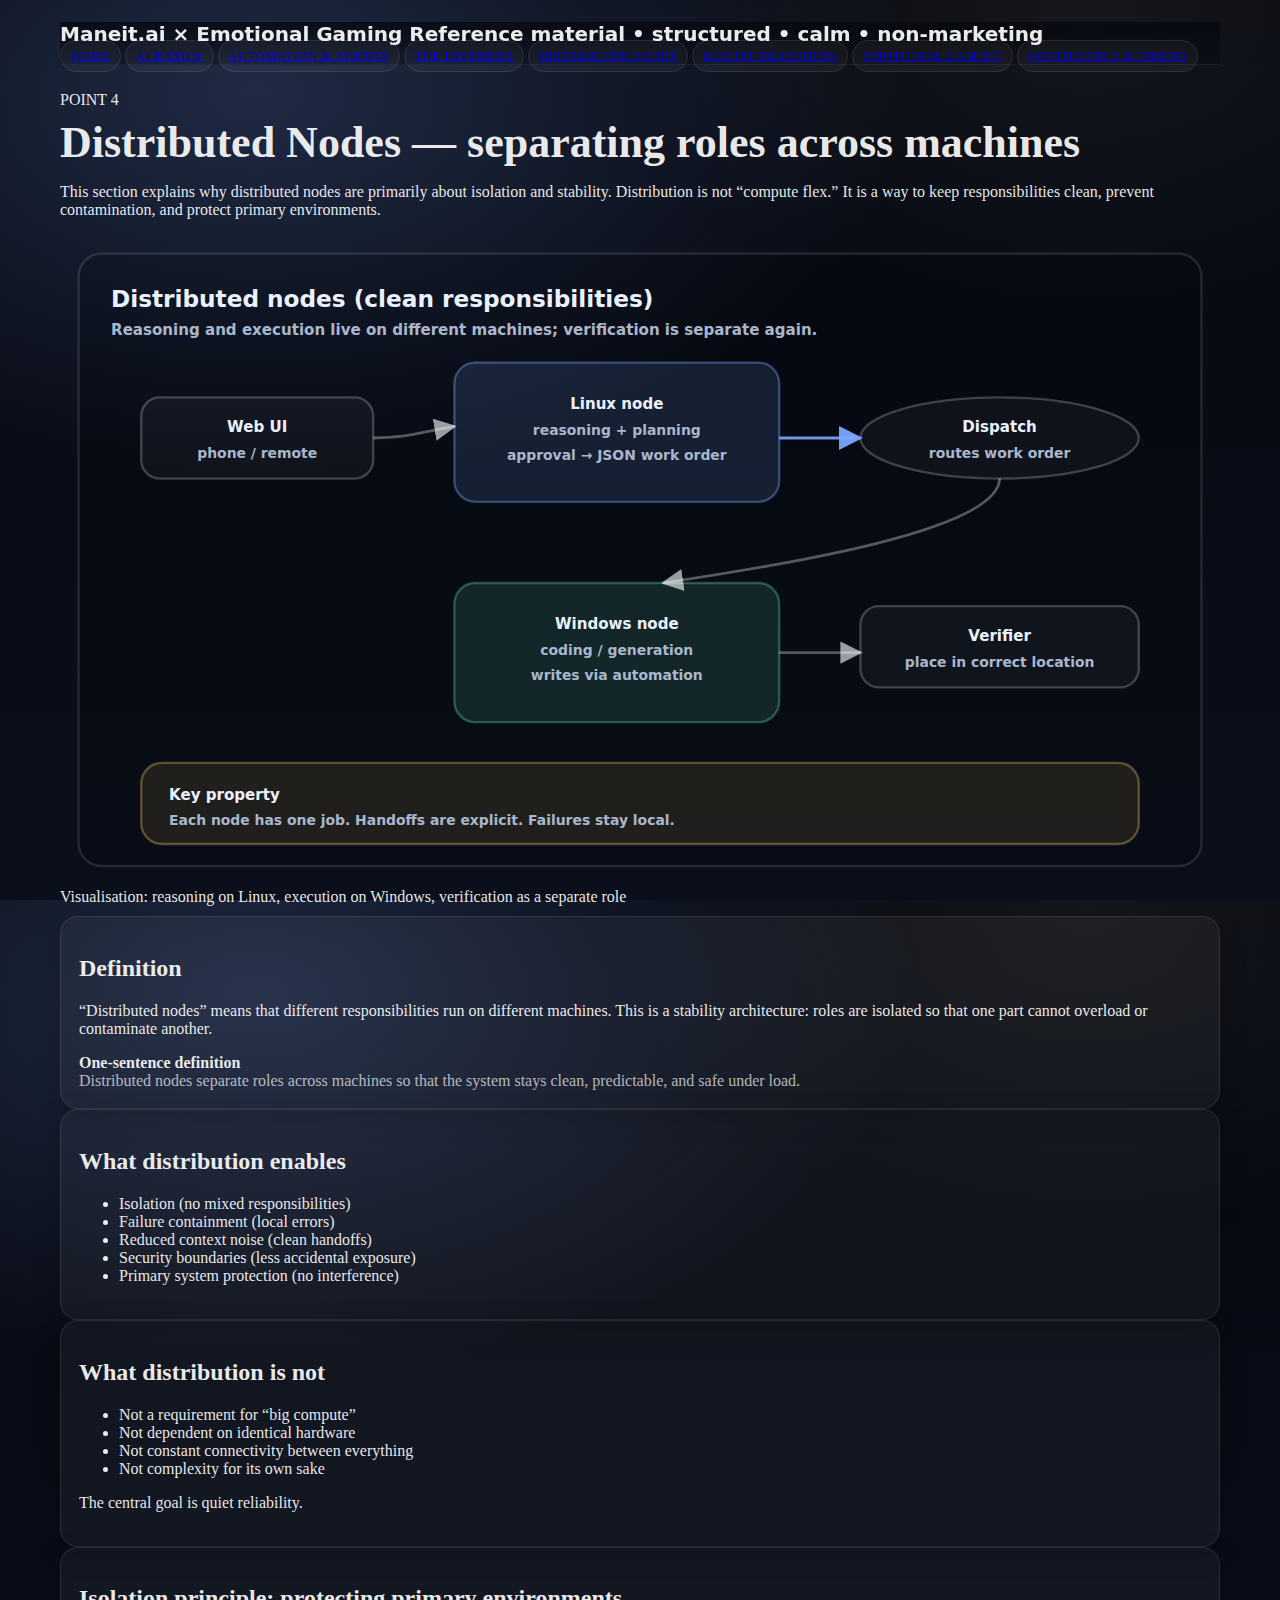
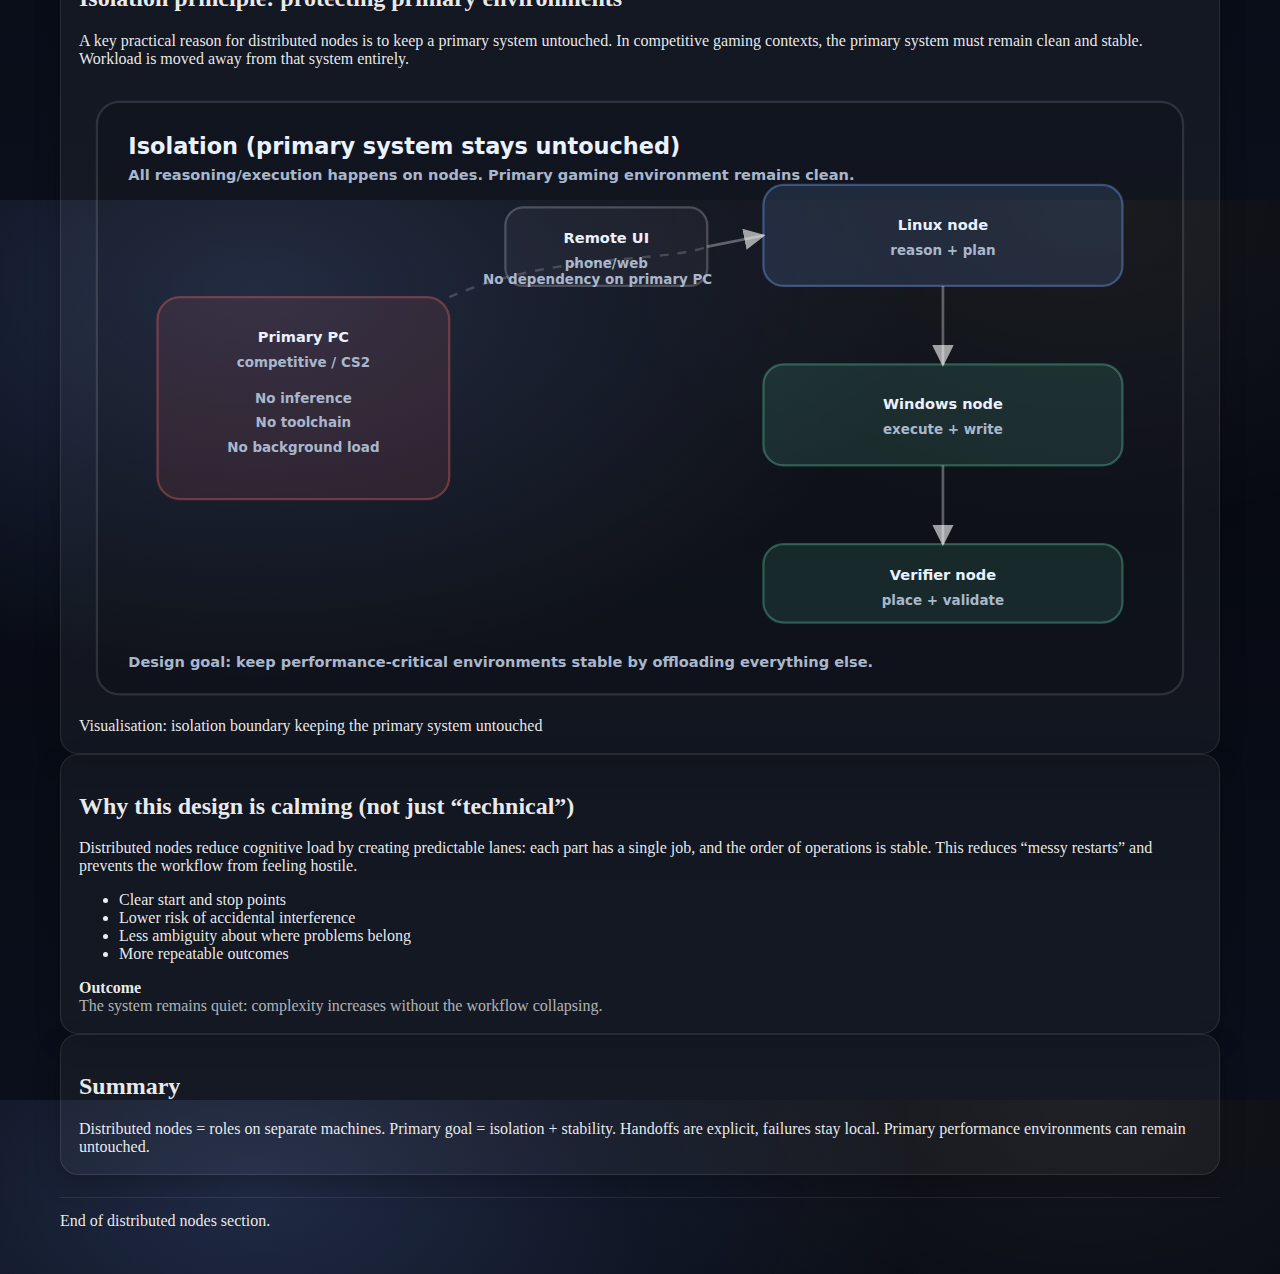
<file: topics/04_distributed_nodes.html>
<!-- File: topics/04_distributed_nodes.html
     Page 4 — Distributed Nodes
     Style: presenter voice, neutral, explanatory (no “you / I / my”)
     Audience: ADHD / autism / dyslexia friendly
     Notes:
     - No JS needed
     - Uses ../css/main.css from your scaffold
     - Includes TWO inline diagrams:
       (1) Distributed node map (Linux reasoning → dispatch → Windows execution → verify/placement)
       (2) Isolation principle (main PC untouched / CS2 machine isolated)
-->
<!doctype html>
<html lang="en">
<head>
  <meta charset="utf-8" />
  <meta name="viewport" content="width=device-width, initial-scale=1" />
  <title>Distributed Nodes — isolation and stability</title>
  <link rel="stylesheet" href="../css/main.css" />
</head>
<body>
  <div class="wrap">

    <!-- Topbar -->
    <header class="topbar">
      <div class="brand">
        <div class="logo" aria-hidden="true"></div>
        <div class="title">
          <b>Maneit.ai × Emotional Gaming</b>
          <span>Reference material • structured • calm • non-marketing</span>
        </div>
      </div>

      <nav class="nav" aria-label="Topics">
        <a class="pill" href="../index.html">Home</a>
        <a class="pill" href="./01_ai_basics.html">AI Basics</a>
        <a class="pill" href="./02_automation_agents.html">Automation & Agents</a>
        <a class="pill" href="./03_hivemind.html">The Hivemind</a>
        <a class="pill active" href="./04_distributed_nodes.html">Distributed Nodes</a>
        <a class="pill" href="./05_reasoning_model.html">Maneit Reasoning</a>
        <a class="pill" href="./06_emotional_gaming.html">Emotional Gaming</a>
        <a class="pill" href="./07_governance_status.html">Governance & Timing</a>
      </nav>
    </header>

    <!-- Hero -->
    <section class="hero">
      <div class="kicker">POINT 4</div>
      <h1>Distributed Nodes — separating roles across machines</h1>
      <p class="lead">
        This section explains why distributed nodes are primarily about isolation and stability.
        Distribution is not “compute flex.”
        It is a way to keep responsibilities clean, prevent contamination, and protect primary environments.
      </p>

      <!-- === VISUALISATION 1: DISTRIBUTED PIPELINE MAP === -->
      <div class="figure" role="group" aria-label="Distributed node map">
        <svg viewBox="0 0 1000 560" width="100%" height="auto" xmlns="http://www.w3.org/2000/svg"
             aria-label="Distributed nodes: Linux reasoning, dispatch, Windows execution, verification and placement">
          <defs>
            <marker id="arrow" viewBox="0 0 10 10" refX="9" refY="5"
                    markerWidth="8" markerHeight="8" orient="auto-start-reverse">
              <path d="M 0 0 L 10 5 L 0 10 z" fill="rgba(255,255,255,.6)"/>
            </marker>
            <marker id="arrowA" viewBox="0 0 10 10" refX="9" refY="5"
                    markerWidth="8" markerHeight="8" orient="auto-start-reverse">
              <path d="M 0 0 L 10 5 L 0 10 z" fill="rgba(122,167,255,.95)"/>
            </marker>

            <style>
              .frame { fill: rgba(0,0,0,.14); stroke: rgba(255,255,255,.12); stroke-width: 2; }
              .linux { fill: rgba(122,167,255,.14); stroke: rgba(122,167,255,.38); stroke-width: 2; }
              .win   { fill: rgba(110,242,194,.12); stroke: rgba(110,242,194,.30); stroke-width: 2; }
              .node  { fill: rgba(255,255,255,.04); stroke: rgba(255,255,255,.22); stroke-width: 2; }
              .warn  { fill: rgba(255,209,102,.10); stroke: rgba(255,209,102,.32); stroke-width: 2; }

              .title { font: 900 20px ui-sans-serif, system-ui; fill: #EAF1FF; }
              .sub   { font: 650 13px ui-sans-serif, system-ui; fill: #A9B7CC; }
              .txt   { font: 800 13px ui-sans-serif, system-ui; fill: #EAF1FF; }
              .sm    { font: 650 12px ui-sans-serif, system-ui; fill: #A9B7CC; }
              .mono  { font: 650 12px ui-monospace, monospace; fill: #A9B7CC; }

              .line  { fill:none; stroke: rgba(255,255,255,.32); stroke-width: 2.4; marker-end:url(#arrow); }
              .lineA { fill:none; stroke: rgba(122,167,255,.90); stroke-width: 2.6; marker-end:url(#arrowA); }
            </style>
          </defs>

          <rect x="16" y="16" width="968" height="528" rx="20" class="frame"/>
          <text x="44" y="62" class="title">Distributed nodes (clean responsibilities)</text>
          <text x="44" y="86" class="sub">Reasoning and execution live on different machines; verification is separate again.</text>

          <!-- Input (phone/web) -->
          <rect x="70" y="140" width="200" height="70" rx="16" class="node"/>
          <text x="170" y="170" text-anchor="middle" class="txt">Web UI</text>
          <text x="170" y="192" text-anchor="middle" class="sm">phone / remote</text>

          <!-- Linux reasoning -->
          <rect x="340" y="110" width="280" height="120" rx="18" class="linux"/>
          <text x="480" y="150" text-anchor="middle" class="txt">Linux node</text>
          <text x="480" y="172" text-anchor="middle" class="sm">reasoning + planning</text>
          <text x="480" y="194" text-anchor="middle" class="sm">approval → JSON work order</text>

          <!-- Dispatch -->
          <rect x="690" y="140" width="240" height="70" rx="999" class="node"/>
          <text x="810" y="170" text-anchor="middle" class="txt">Dispatch</text>
          <text x="810" y="192" text-anchor="middle" class="sm">routes work order</text>

          <!-- Windows execution -->
          <rect x="340" y="300" width="280" height="120" rx="18" class="win"/>
          <text x="480" y="340" text-anchor="middle" class="txt">Windows node</text>
          <text x="480" y="362" text-anchor="middle" class="sm">coding / generation</text>
          <text x="480" y="384" text-anchor="middle" class="sm">writes via automation</text>

          <!-- Verification / placement -->
          <rect x="690" y="320" width="240" height="70" rx="16" class="node"/>
          <text x="810" y="350" text-anchor="middle" class="txt">Verifier</text>
          <text x="810" y="372" text-anchor="middle" class="sm">place in correct location</text>

          <!-- Arrows -->
          <path d="M270 175 C300 175, 310 170, 340 165" class="line"/>
          <path d="M620 175 C650 175, 660 175, 690 175" class="lineA"/>
          <path d="M810 210 C810 255, 620 285, 520 300" class="line"/>
          <path d="M620 360 C650 360, 660 360, 690 360" class="line"/>

          <!-- Safety note -->
          <rect x="70" y="455" width="860" height="70" rx="18" class="warn"/>
          <text x="94" y="487" class="txt">Key property</text>
          <text x="94" y="509" class="sm">Each node has one job. Handoffs are explicit. Failures stay local.</text>
        </svg>

        <div class="figcap">Visualisation: reasoning on Linux, execution on Windows, verification as a separate role</div>
      </div>
    </section>

    <!-- Content -->
    <section class="grid">

      <div class="card wide">
        <h2>Definition</h2>
        <p>
          “Distributed nodes” means that different responsibilities run on different machines.
          This is a stability architecture: roles are isolated so that one part cannot overload or contaminate another.
        </p>
        <div class="callout">
          <b>One-sentence definition</b>
          <div class="muted">
            Distributed nodes separate roles across machines so that the system stays clean, predictable, and safe under load.
          </div>
        </div>
      </div>

      <div class="card">
        <h2>What distribution enables</h2>
        <ul>
          <li>Isolation (no mixed responsibilities)</li>
          <li>Failure containment (local errors)</li>
          <li>Reduced context noise (clean handoffs)</li>
          <li>Security boundaries (less accidental exposure)</li>
          <li>Primary system protection (no interference)</li>
        </ul>
      </div>

      <div class="card">
        <h2>What distribution is not</h2>
        <ul>
          <li>Not a requirement for “big compute”</li>
          <li>Not dependent on identical hardware</li>
          <li>Not constant connectivity between everything</li>
          <li>Not complexity for its own sake</li>
        </ul>
        <p>
          The central goal is quiet reliability.
        </p>
      </div>

      <div class="card wide">
        <h2>Isolation principle: protecting primary environments</h2>
        <p>
          A key practical reason for distributed nodes is to keep a primary system untouched.
          In competitive gaming contexts, the primary system must remain clean and stable.
          Workload is moved away from that system entirely.
        </p>

        <!-- === VISUALISATION 2: MAIN PC ISOLATED === -->
        <div class="figure" role="group" aria-label="Isolation diagram (main PC untouched)">
          <svg viewBox="0 0 1000 560" width="100%" height="auto" xmlns="http://www.w3.org/2000/svg"
               aria-label="Isolation: main PC stays untouched while nodes do reasoning and execution">
            <defs>
              <marker id="arrow2" viewBox="0 0 10 10" refX="9" refY="5"
                      markerWidth="8" markerHeight="8" orient="auto-start-reverse">
                <path d="M 0 0 L 10 5 L 0 10 z" fill="rgba(255,255,255,.6)"/>
              </marker>
              <style>
                .frame { fill: rgba(0,0,0,.14); stroke: rgba(255,255,255,.12); stroke-width: 2; }
                .node  { fill: rgba(255,255,255,.04); stroke: rgba(255,255,255,.22); stroke-width: 2; }
                .linux { fill: rgba(122,167,255,.14); stroke: rgba(122,167,255,.38); stroke-width: 2; }
                .win   { fill: rgba(110,242,194,.12); stroke: rgba(110,242,194,.30); stroke-width: 2; }
                .iso   { fill: rgba(255,107,107,.10); stroke: rgba(255,107,107,.34); stroke-width: 2; }
                .ok    { fill: rgba(110,242,194,.10); stroke: rgba(110,242,194,.30); stroke-width: 2; }

                .title { font: 900 20px ui-sans-serif, system-ui; fill: #EAF1FF; }
                .sub   { font: 650 13px ui-sans-serif, system-ui; fill: #A9B7CC; }
                .txt   { font: 800 13px ui-sans-serif, system-ui; fill: #EAF1FF; }
                .sm    { font: 650 12px ui-sans-serif, system-ui; fill: #A9B7CC; }

                .line  { fill:none; stroke: rgba(255,255,255,.32); stroke-width: 2.4; marker-end:url(#arrow2); }
                .dash  { fill:none; stroke: rgba(255,255,255,.18); stroke-width: 2.2; stroke-dasharray: 8 8; }
              </style>
            </defs>

            <rect x="16" y="16" width="968" height="528" rx="20" class="frame"/>
            <text x="44" y="62" class="title">Isolation (primary system stays untouched)</text>
            <text x="44" y="86" class="sub">All reasoning/execution happens on nodes. Primary gaming environment remains clean.</text>

            <!-- Primary PC -->
            <rect x="70" y="190" width="260" height="180" rx="20" class="iso"/>
            <text x="200" y="230" text-anchor="middle" class="txt">Primary PC</text>
            <text x="200" y="252" text-anchor="middle" class="sm">competitive / CS2</text>
            <text x="200" y="284" text-anchor="middle" class="sm">No inference</text>
            <text x="200" y="306" text-anchor="middle" class="sm">No toolchain</text>
            <text x="200" y="328" text-anchor="middle" class="sm">No background load</text>

            <!-- Remote UI -->
            <rect x="380" y="110" width="180" height="70" rx="16" class="node"/>
            <text x="470" y="142" text-anchor="middle" class="txt">Remote UI</text>
            <text x="470" y="164" text-anchor="middle" class="sm">phone/web</text>

            <!-- Linux node -->
            <rect x="610" y="90" width="320" height="90" rx="18" class="linux"/>
            <text x="770" y="130" text-anchor="middle" class="txt">Linux node</text>
            <text x="770" y="152" text-anchor="middle" class="sm">reason + plan</text>

            <!-- Windows node -->
            <rect x="610" y="250" width="320" height="90" rx="18" class="win"/>
            <text x="770" y="290" text-anchor="middle" class="txt">Windows node</text>
            <text x="770" y="312" text-anchor="middle" class="sm">execute + write</text>

            <!-- Verify -->
            <rect x="610" y="410" width="320" height="70" rx="18" class="ok"/>
            <text x="770" y="442" text-anchor="middle" class="txt">Verifier node</text>
            <text x="770" y="464" text-anchor="middle" class="sm">place + validate</text>

            <!-- Flows -->
            <path d="M560 145 L610 135" class="line"/>
            <path d="M770 180 C770 220, 770 230, 770 250" class="line"/>
            <path d="M770 340 C770 380, 770 390, 770 410" class="line"/>

            <!-- Isolation boundary -->
            <path d="M330 190 C420 150, 520 160, 560 145" class="dash"/>
            <text x="360" y="178" class="sm">No dependency on primary PC</text>

            <text x="44" y="520" class="sub">Design goal: keep performance-critical environments stable by offloading everything else.</text>
          </svg>

          <div class="figcap">Visualisation: isolation boundary keeping the primary system untouched</div>
        </div>
      </div>

      <div class="card wide">
        <h2>Why this design is calming (not just “technical”)</h2>
        <p>
          Distributed nodes reduce cognitive load by creating predictable lanes:
          each part has a single job, and the order of operations is stable.
          This reduces “messy restarts” and prevents the workflow from feeling hostile.
        </p>
        <ul>
          <li>Clear start and stop points</li>
          <li>Lower risk of accidental interference</li>
          <li>Less ambiguity about where problems belong</li>
          <li>More repeatable outcomes</li>
        </ul>
        <div class="callout">
          <b>Outcome</b>
          <div class="muted">
            The system remains quiet: complexity increases without the workflow collapsing.
          </div>
        </div>
      </div>

      <div class="card wide">
        <h2>Summary</h2>
        <div class="code">
Distributed nodes = roles on separate machines.
Primary goal = isolation + stability.
Handoffs are explicit, failures stay local.
Primary performance environments can remain untouched.
        </div>
      </div>

    </section>

    <footer class="footer">
      End of distributed nodes section.
    </footer>

  </div>
</body>
</html>
</file>
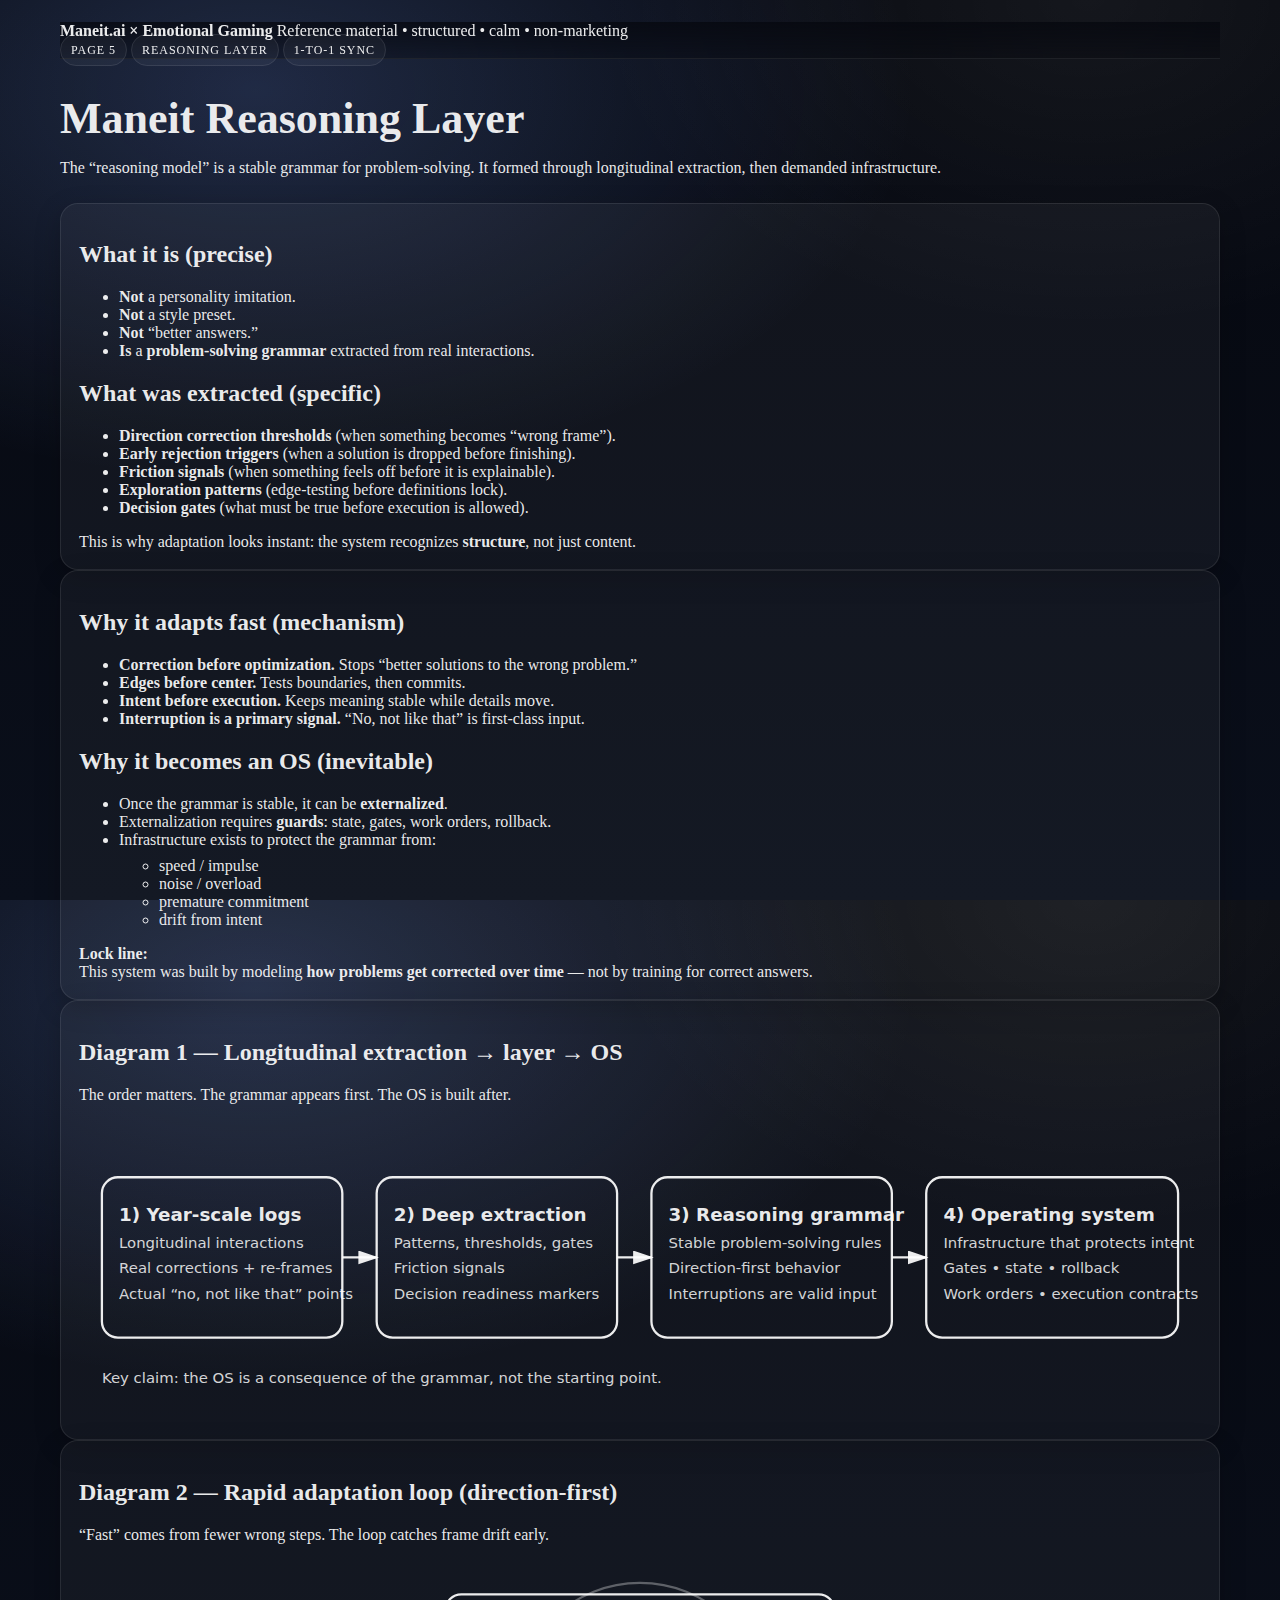
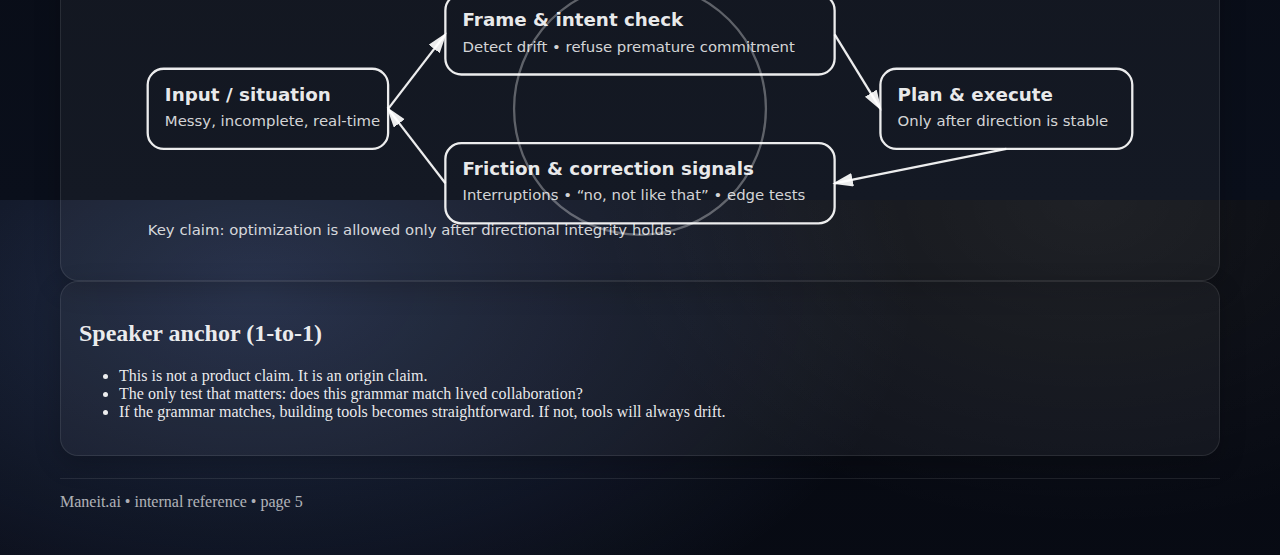
<file: topics/05_reasoning_model.html>
<!-- File: topics/05_maneit_reasoning_layer.html
     Page 5 — Maneit Reasoning Layer (Origin + Why it adapts fast)
     Style: presenter voice, neutral, explanatory (no “you / I / my”)
     Audience: ADHD / autism / dyslexia friendly
     Notes:
     - 1-to-1 slide (assumes shared context)
     - No JS needed
     - Uses ../css/main.css from scaffold
     - Includes TWO inline diagrams:
       (1) Longitudinal extraction → grammar → layer → OS
       (2) Rapid adaptation loop (direction-first)
-->
<!doctype html>
<html lang="en">
<head>
  <meta charset="utf-8" />
  <meta name="viewport" content="width=device-width, initial-scale=1" />
  <title>Maneit Reasoning Layer — how it formed, why it adapts fast</title>
  <link rel="stylesheet" href="../css/main.css" />
</head>
<body>
  <div class="wrap">

    <!-- Topbar -->
    <header class="topbar">
      <div class="brand">
        <div class="logo" aria-hidden="true"></div>
        <div class="title">
          <b>Maneit.ai × Emotional Gaming</b>
          <span>Reference material • structured • calm • non-marketing</span>
        </div>
      </div>

      <div class="meta">
        <span class="pill">Page 5</span>
        <span class="pill">Reasoning Layer</span>
        <span class="pill">1-to-1 sync</span>
      </div>
    </header>

    <!-- Content -->
    <main class="content">

      <section class="hero">
        <h1>Maneit Reasoning Layer</h1>
        <p class="lead">
          The “reasoning model” is a stable grammar for problem-solving.
          It formed through longitudinal extraction, then demanded infrastructure.
        </p>
      </section>

      <section class="grid two">
        <!-- LEFT: concise but detailed -->
        <article class="card">
          <h2>What it is (precise)</h2>
          <ul class="clean">
            <li><b>Not</b> a personality imitation.</li>
            <li><b>Not</b> a style preset.</li>
            <li><b>Not</b> “better answers.”</li>
            <li><b>Is</b> a <b>problem-solving grammar</b> extracted from real interactions.</li>
          </ul>

          <div class="sep"></div>

          <h2>What was extracted (specific)</h2>
          <ul class="clean">
            <li><b>Direction correction thresholds</b> (when something becomes “wrong frame”).</li>
            <li><b>Early rejection triggers</b> (when a solution is dropped before finishing).</li>
            <li><b>Friction signals</b> (when something feels off before it is explainable).</li>
            <li><b>Exploration patterns</b> (edge-testing before definitions lock).</li>
            <li><b>Decision gates</b> (what must be true before execution is allowed).</li>
          </ul>

          <div class="note">
            This is why adaptation looks instant:
            the system recognizes <b>structure</b>, not just content.
          </div>
        </article>

        <!-- RIGHT: mechanism + why it becomes OS -->
        <article class="card">
          <h2>Why it adapts fast (mechanism)</h2>
          <ul class="clean">
            <li><b>Correction before optimization.</b> Stops “better solutions to the wrong problem.”</li>
            <li><b>Edges before center.</b> Tests boundaries, then commits.</li>
            <li><b>Intent before execution.</b> Keeps meaning stable while details move.</li>
            <li><b>Interruption is a primary signal.</b> “No, not like that” is first-class input.</li>
          </ul>

          <div class="sep"></div>

          <h2>Why it becomes an OS (inevitable)</h2>
          <ul class="clean">
            <li>Once the grammar is stable, it can be <b>externalized</b>.</li>
            <li>Externalization requires <b>guards</b>: state, gates, work orders, rollback.</li>
            <li>Infrastructure exists to protect the grammar from:
              <ul class="clean" style="margin-top:.5rem">
                <li>speed / impulse</li>
                <li>noise / overload</li>
                <li>premature commitment</li>
                <li>drift from intent</li>
              </ul>
            </li>
          </ul>

          <div class="quote">
            <b>Lock line:</b><br />
            This system was built by modeling <b>how problems get corrected over time</b> —
            not by training for correct answers.
          </div>
        </article>
      </section>

      <!-- DIAGRAMS -->
      <section class="grid two">
        <!-- Diagram 1 -->
        <article class="card">
          <h2>Diagram 1 — Longitudinal extraction → layer → OS</h2>
          <p class="small">
            The order matters. The grammar appears first. The OS is built after.
          </p>

          <svg viewBox="0 0 980 260" role="img" aria-label="Extraction pipeline diagram" class="diagram">
            <defs>
              <style>
                .bx { fill: none; stroke: currentColor; stroke-width: 2; }
                .tx { font: 16px system-ui, -apple-system, Segoe UI, Roboto, Arial; fill: currentColor; }
                .sm { font: 13px system-ui, -apple-system, Segoe UI, Roboto, Arial; fill: currentColor; opacity: .9; }
                .ar { fill: none; stroke: currentColor; stroke-width: 2; marker-end: url(#m); }
              </style>
              <marker id="m" markerWidth="10" markerHeight="10" refX="8" refY="3" orient="auto">
                <path d="M0,0 L9,3 L0,6" fill="currentColor"></path>
              </marker>
            </defs>

            <!-- Boxes -->
            <rect class="bx" x="20"  y="50" width="210" height="140" rx="14"></rect>
            <rect class="bx" x="260" y="50" width="210" height="140" rx="14"></rect>
            <rect class="bx" x="500" y="50" width="210" height="140" rx="14"></rect>
            <rect class="bx" x="740" y="50" width="220" height="140" rx="14"></rect>

            <!-- Arrows -->
            <path class="ar" d="M230 120 L260 120"></path>
            <path class="ar" d="M470 120 L500 120"></path>
            <path class="ar" d="M710 120 L740 120"></path>

            <!-- Text -->
            <text class="tx" x="35" y="88"><tspan font-weight="700">1) Year-scale logs</tspan></text>
            <text class="sm" x="35" y="112">Longitudinal interactions</text>
            <text class="sm" x="35" y="134">Real corrections + re-frames</text>
            <text class="sm" x="35" y="156">Actual “no, not like that” points</text>

            <text class="tx" x="275" y="88"><tspan font-weight="700">2) Deep extraction</tspan></text>
            <text class="sm" x="275" y="112">Patterns, thresholds, gates</text>
            <text class="sm" x="275" y="134">Friction signals</text>
            <text class="sm" x="275" y="156">Decision readiness markers</text>

            <text class="tx" x="515" y="88"><tspan font-weight="700">3) Reasoning grammar</tspan></text>
            <text class="sm" x="515" y="112">Stable problem-solving rules</text>
            <text class="sm" x="515" y="134">Direction-first behavior</text>
            <text class="sm" x="515" y="156">Interruptions are valid input</text>

            <text class="tx" x="755" y="88"><tspan font-weight="700">4) Operating system</tspan></text>
            <text class="sm" x="755" y="112">Infrastructure that protects intent</text>
            <text class="sm" x="755" y="134">Gates • state • rollback</text>
            <text class="sm" x="755" y="156">Work orders • execution contracts</text>

            <!-- Footer hint -->
            <text class="sm" x="20" y="230">
              Key claim: the OS is a consequence of the grammar, not the starting point.
            </text>
          </svg>
        </article>

        <!-- Diagram 2 -->
        <article class="card">
          <h2>Diagram 2 — Rapid adaptation loop (direction-first)</h2>
          <p class="small">
            “Fast” comes from fewer wrong steps. The loop catches frame drift early.
          </p>

          <svg viewBox="0 0 980 260" role="img" aria-label="Rapid adaptation loop diagram" class="diagram">
            <defs>
              <style>
                .bx { fill: none; stroke: currentColor; stroke-width: 2; }
                .tx { font: 16px system-ui, -apple-system, Segoe UI, Roboto, Arial; fill: currentColor; }
                .sm { font: 13px system-ui, -apple-system, Segoe UI, Roboto, Arial; fill: currentColor; opacity: .9; }
                .ar { fill: none; stroke: currentColor; stroke-width: 2; marker-end: url(#m2); }
                .ring { fill: none; stroke: currentColor; stroke-width: 2; opacity: .35; }
              </style>
              <marker id="m2" markerWidth="10" markerHeight="10" refX="8" refY="3" orient="auto">
                <path d="M0,0 L9,3 L0,6" fill="currentColor"></path>
              </marker>
            </defs>

            <!-- Soft ring -->
            <circle class="ring" cx="490" cy="130" r="110"></circle>

            <!-- Nodes -->
            <rect class="bx" x="60"  y="95" width="210" height="70" rx="14"></rect>
            <rect class="bx" x="320" y="30" width="340" height="70" rx="14"></rect>
            <rect class="bx" x="700" y="95" width="220" height="70" rx="14"></rect>
            <rect class="bx" x="320" y="160" width="340" height="70" rx="14"></rect>

            <!-- Arrows (loop) -->
            <path class="ar" d="M270 130 L320 65"></path>
            <path class="ar" d="M660 65 L700 130"></path>
            <path class="ar" d="M810 165 L660 195"></path>
            <path class="ar" d="M320 195 L270 130"></path>

            <!-- Text -->
            <text class="tx" x="75" y="123"><tspan font-weight="700">Input / situation</tspan></text>
            <text class="sm" x="75" y="145">Messy, incomplete, real-time</text>

            <text class="tx" x="335" y="58"><tspan font-weight="700">Frame & intent check</tspan></text>
            <text class="sm" x="335" y="80">Detect drift • refuse premature commitment</text>

            <text class="tx" x="715" y="123"><tspan font-weight="700">Plan & execute</tspan></text>
            <text class="sm" x="715" y="145">Only after direction is stable</text>

            <text class="tx" x="335" y="188"><tspan font-weight="700">Friction & correction signals</tspan></text>
            <text class="sm" x="335" y="210">Interruptions • “no, not like that” • edge tests</text>

            <!-- Footer hint -->
            <text class="sm" x="60" y="240">
              Key claim: optimization is allowed only after directional integrity holds.
            </text>
          </svg>
        </article>
      </section>

      <!-- Minimal speaker anchor -->
      <section class="card">
        <h2>Speaker anchor (1-to-1)</h2>
        <ul class="clean">
          <li>This is not a product claim. It is an origin claim.</li>
          <li>The only test that matters: does this grammar match lived collaboration?</li>
          <li>If the grammar matches, building tools becomes straightforward. If not, tools will always drift.</li>
        </ul>
      </section>

    </main>

    <!-- Footer -->
    <footer class="footer">
      <span class="muted">Maneit.ai • internal reference • page 5</span>
    </footer>

  </div>
</body>
</html>
</file>
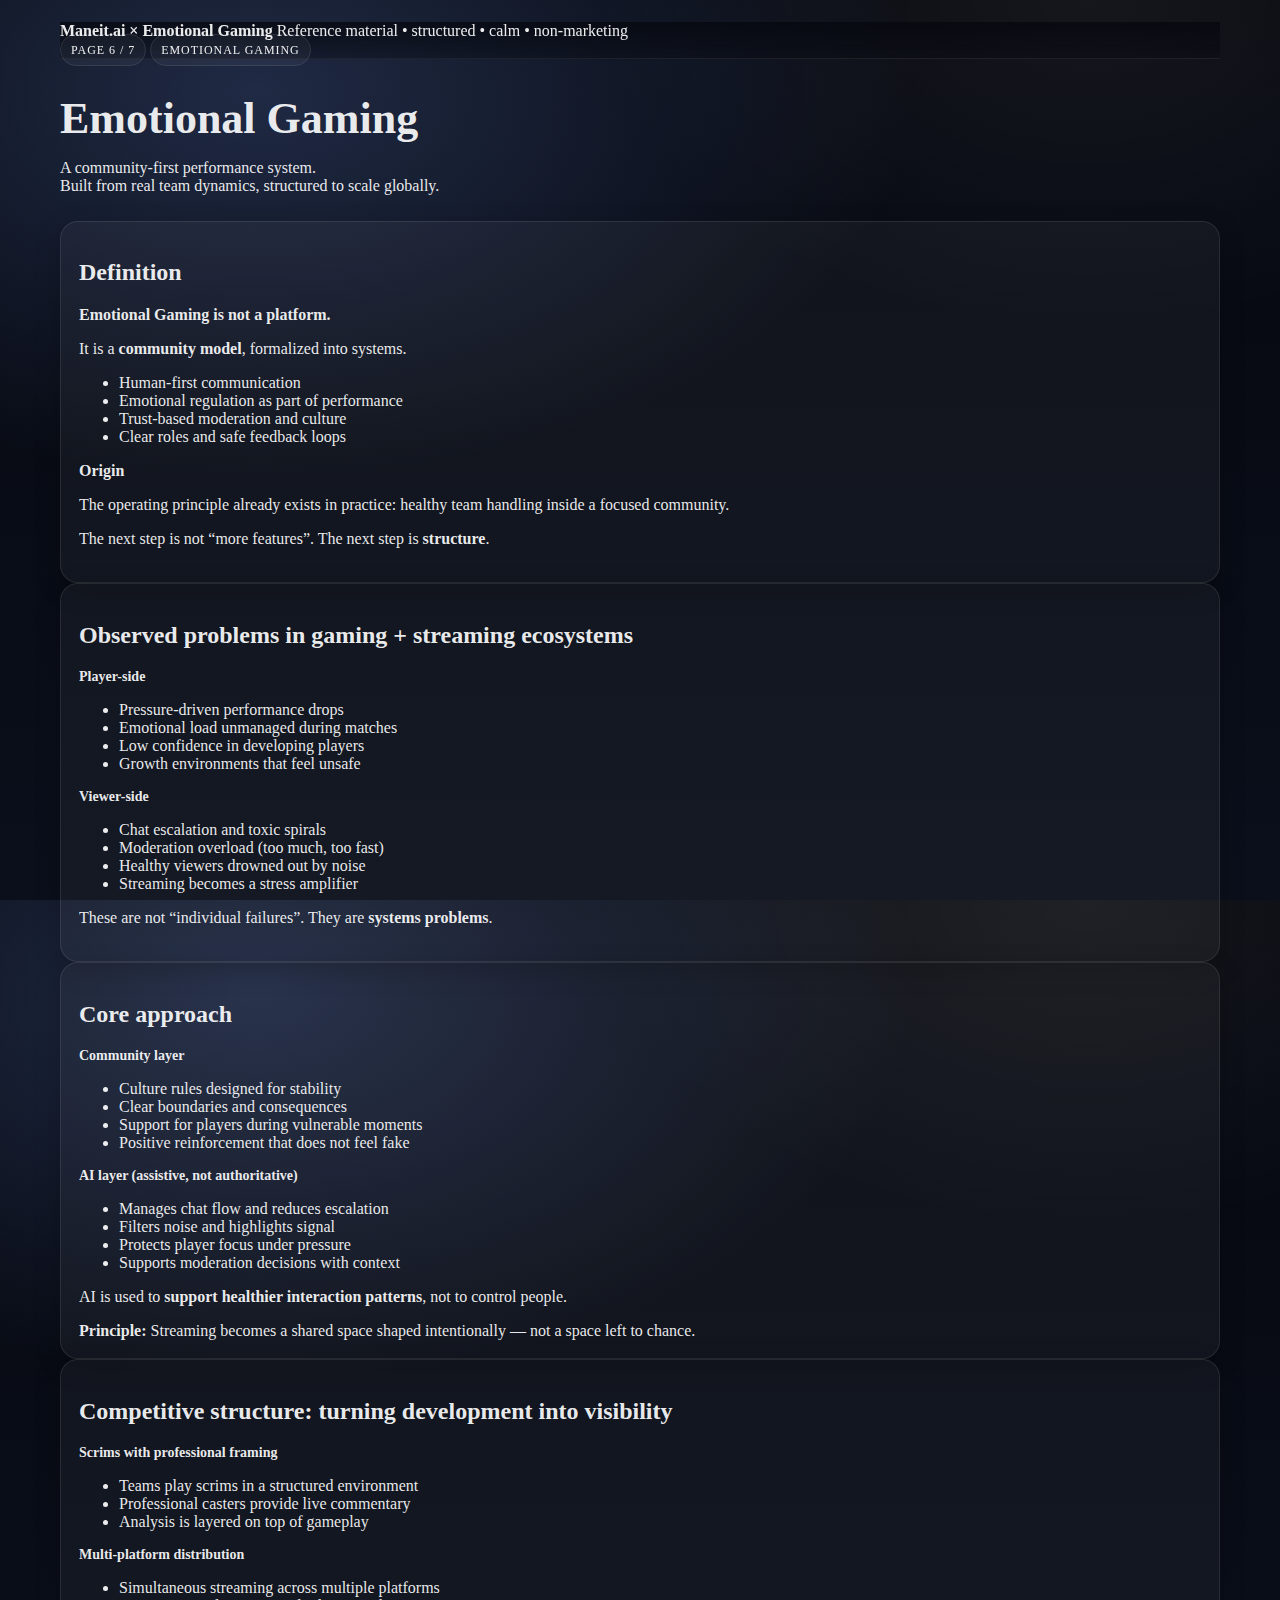
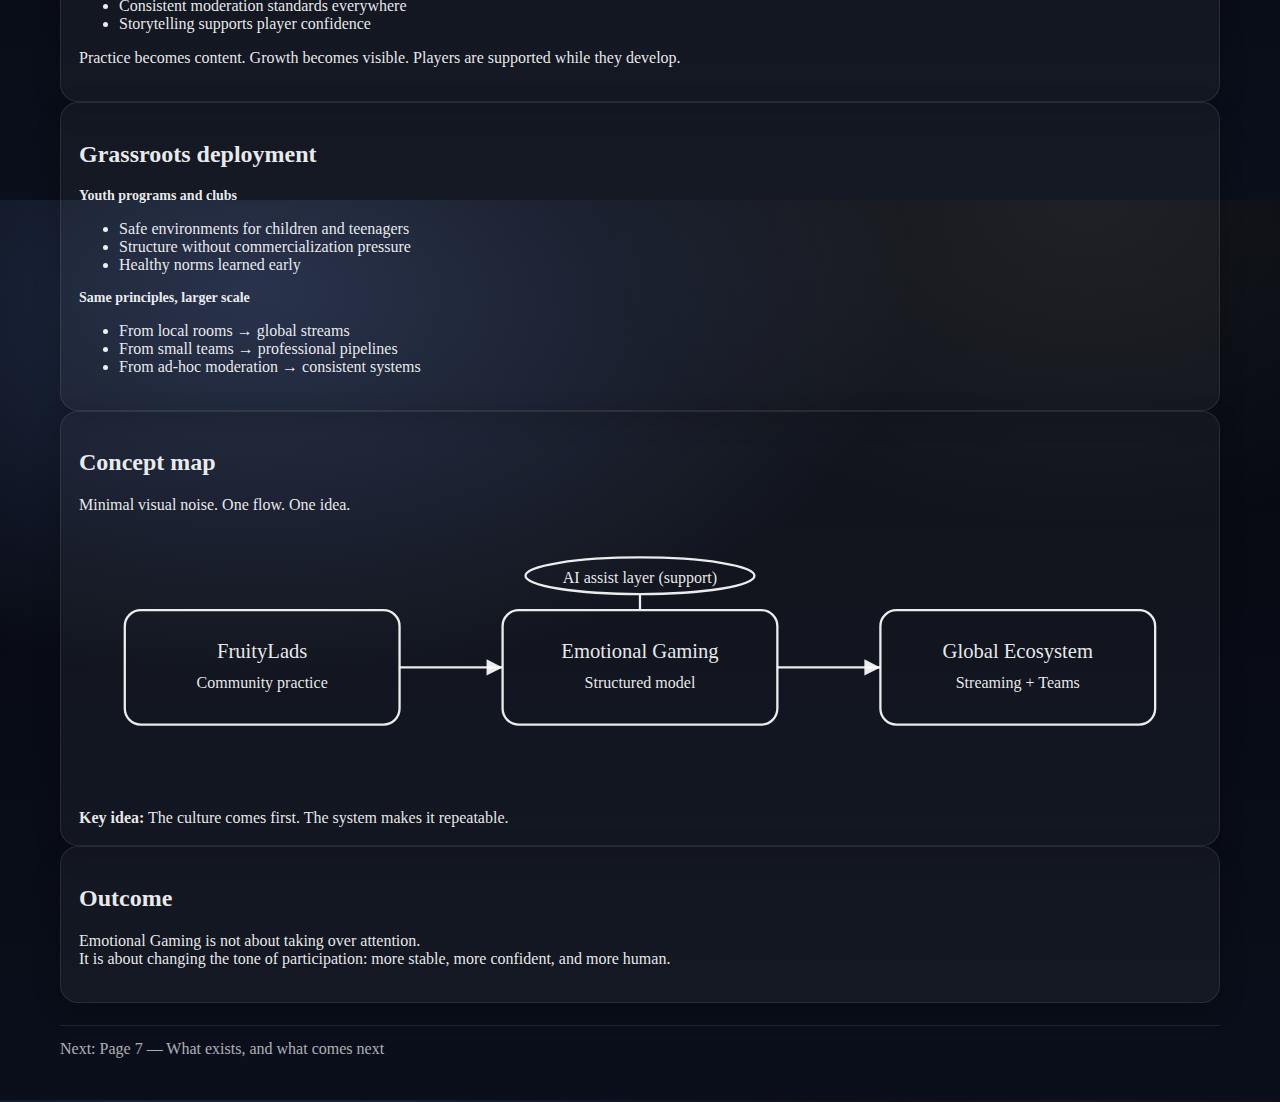
<file: topics/06_emotional_gaming.html>
<!-- File: topics/06_emotional_gaming.html
     Page 6 — Emotional Gaming
     Style: presenter voice, neutral, structured
     Audience: ADHD / autism / dyslexia friendly
     Notes:
     - No JS
     - Uses ../css/main.css from your scaffold
     - Includes ONE low-noise conceptual diagram (SVG)
-->
<!doctype html>
<html lang="en">
<head>
  <meta charset="utf-8" />
  <meta name="viewport" content="width=device-width, initial-scale=1" />
  <title>Emotional Gaming — Community-first performance system</title>
  <link rel="stylesheet" href="../css/main.css" />
</head>
<body>
  <div class="wrap">

    <!-- Topbar -->
    <header class="topbar">
      <div class="brand">
        <div class="logo" aria-hidden="true"></div>
        <div class="title">
          <b>Maneit.ai × Emotional Gaming</b>
          <span>Reference material • structured • calm • non-marketing</span>
        </div>
      </div>
      <div class="meta">
        <span class="pill">Page 6 / 7</span>
        <span class="pill">Emotional Gaming</span>
      </div>
    </header>

    <!-- Page header -->
    <section class="hero">
      <h1>Emotional Gaming</h1>
      <p class="lead">
        A community-first performance system.<br />
        Built from real team dynamics, structured to scale globally.
      </p>
    </section>

    <!-- Core definition -->
    <section class="card">
      <h2>Definition</h2>
      <div class="grid-2">
        <div>
          <p><b>Emotional Gaming is not a platform.</b></p>
          <p>It is a <b>community model</b>, formalized into systems.</p>
          <ul class="clean">
            <li>Human-first communication</li>
            <li>Emotional regulation as part of performance</li>
            <li>Trust-based moderation and culture</li>
            <li>Clear roles and safe feedback loops</li>
          </ul>
        </div>
        <div>
          <p><b>Origin</b></p>
          <p>
            The operating principle already exists in practice:
            healthy team handling inside a focused community.
          </p>
          <p class="note">
            The next step is not “more features”. The next step is <b>structure</b>.
          </p>
        </div>
      </div>
    </section>

    <!-- Problems in today's ecosystem -->
    <section class="card">
      <h2>Observed problems in gaming + streaming ecosystems</h2>
      <div class="grid-2">
        <div>
          <h3>Player-side</h3>
          <ul class="clean">
            <li>Pressure-driven performance drops</li>
            <li>Emotional load unmanaged during matches</li>
            <li>Low confidence in developing players</li>
            <li>Growth environments that feel unsafe</li>
          </ul>
        </div>
        <div>
          <h3>Viewer-side</h3>
          <ul class="clean">
            <li>Chat escalation and toxic spirals</li>
            <li>Moderation overload (too much, too fast)</li>
            <li>Healthy viewers drowned out by noise</li>
            <li>Streaming becomes a stress amplifier</li>
          </ul>
        </div>
      </div>
      <p class="note">
        These are not “individual failures”. They are <b>systems problems</b>.
      </p>
    </section>

    <!-- What the model actually does -->
    <section class="card">
      <h2>Core approach</h2>

      <div class="grid-2">
        <div>
          <h3>Community layer</h3>
          <ul class="clean">
            <li>Culture rules designed for stability</li>
            <li>Clear boundaries and consequences</li>
            <li>Support for players during vulnerable moments</li>
            <li>Positive reinforcement that does not feel fake</li>
          </ul>
        </div>

        <div>
          <h3>AI layer (assistive, not authoritative)</h3>
          <ul class="clean">
            <li>Manages chat flow and reduces escalation</li>
            <li>Filters noise and highlights signal</li>
            <li>Protects player focus under pressure</li>
            <li>Supports moderation decisions with context</li>
          </ul>
          <p class="note">
            AI is used to <b>support healthier interaction patterns</b>, not to control people.
          </p>
        </div>
      </div>

      <div class="callout">
        <b>Principle:</b> Streaming becomes a shared space shaped intentionally — not a space left to chance.
      </div>
    </section>

    <!-- Competitive structure: scrims + casters + multi-platform -->
    <section class="card">
      <h2>Competitive structure: turning development into visibility</h2>
      <div class="grid-2">
        <div>
          <h3>Scrims with professional framing</h3>
          <ul class="clean">
            <li>Teams play scrims in a structured environment</li>
            <li>Professional casters provide live commentary</li>
            <li>Analysis is layered on top of gameplay</li>
          </ul>
        </div>
        <div>
          <h3>Multi-platform distribution</h3>
          <ul class="clean">
            <li>Simultaneous streaming across multiple platforms</li>
            <li>Consistent moderation standards everywhere</li>
            <li>Storytelling supports player confidence</li>
          </ul>
        </div>
      </div>

      <p class="note">
        Practice becomes content. Growth becomes visible. Players are supported while they develop.
      </p>
    </section>

    <!-- Grassroots applicability -->
    <section class="card">
      <h2>Grassroots deployment</h2>
      <div class="grid-2">
        <div>
          <h3>Youth programs and clubs</h3>
          <ul class="clean">
            <li>Safe environments for children and teenagers</li>
            <li>Structure without commercialization pressure</li>
            <li>Healthy norms learned early</li>
          </ul>
        </div>
        <div>
          <h3>Same principles, larger scale</h3>
          <ul class="clean">
            <li>From local rooms → global streams</li>
            <li>From small teams → professional pipelines</li>
            <li>From ad-hoc moderation → consistent systems</li>
          </ul>
        </div>
      </div>
    </section>

    <!-- Low-noise diagram -->
    <section class="card">
      <h2>Concept map</h2>
      <p class="note">Minimal visual noise. One flow. One idea.</p>

      <div class="diagram">
        <svg viewBox="0 0 980 240" role="img" aria-label="Concept map: Community model scales into systems with an AI assist layer">
          <!-- Background -->
          <rect x="0" y="0" width="980" height="240" fill="none"></rect>

          <!-- Boxes -->
          <rect x="40" y="70" width="240" height="100" rx="14" fill="none" stroke="currentColor" stroke-width="2"></rect>
          <rect x="370" y="70" width="240" height="100" rx="14" fill="none" stroke="currentColor" stroke-width="2"></rect>
          <rect x="700" y="70" width="240" height="100" rx="14" fill="none" stroke="currentColor" stroke-width="2"></rect>

          <!-- Text -->
          <text x="160" y="112" text-anchor="middle" font-size="18" fill="currentColor">FruityLads</text>
          <text x="160" y="138" text-anchor="middle" font-size="14" fill="currentColor">Community practice</text>

          <text x="490" y="112" text-anchor="middle" font-size="18" fill="currentColor">Emotional Gaming</text>
          <text x="490" y="138" text-anchor="middle" font-size="14" fill="currentColor">Structured model</text>

          <text x="820" y="112" text-anchor="middle" font-size="18" fill="currentColor">Global Ecosystem</text>
          <text x="820" y="138" text-anchor="middle" font-size="14" fill="currentColor">Streaming + Teams</text>

          <!-- Arrows -->
          <line x1="280" y1="120" x2="370" y2="120" stroke="currentColor" stroke-width="2"></line>
          <polygon points="370,120 356,113 356,127" fill="currentColor"></polygon>

          <line x1="610" y1="120" x2="700" y2="120" stroke="currentColor" stroke-width="2"></line>
          <polygon points="700,120 686,113 686,127" fill="currentColor"></polygon>

          <!-- Assist layer tag -->
          <rect x="390" y="24" width="200" height="32" rx="999" fill="none" stroke="currentColor" stroke-width="2"></rect>
          <text x="490" y="46" text-anchor="middle" font-size="14" fill="currentColor">AI assist layer (support)</text>

          <!-- Down connectors -->
          <line x1="490" y1="56" x2="490" y2="70" stroke="currentColor" stroke-width="2"></line>
        </svg>
      </div>

      <div class="callout">
        <b>Key idea:</b> The culture comes first. The system makes it repeatable.
      </div>
    </section>

    <!-- Closing line -->
    <section class="card">
      <h2>Outcome</h2>
      <p>
        Emotional Gaming is not about taking over attention.<br />
        It is about changing the tone of participation:
        more stable, more confident, and more human.
      </p>
    </section>

    <!-- Footer nav (optional, no JS) -->
    <footer class="footer">
      <span class="muted">Next: Page 7 — What exists, and what comes next</span>
    </footer>

  </div>
</body>
</html>
</file>
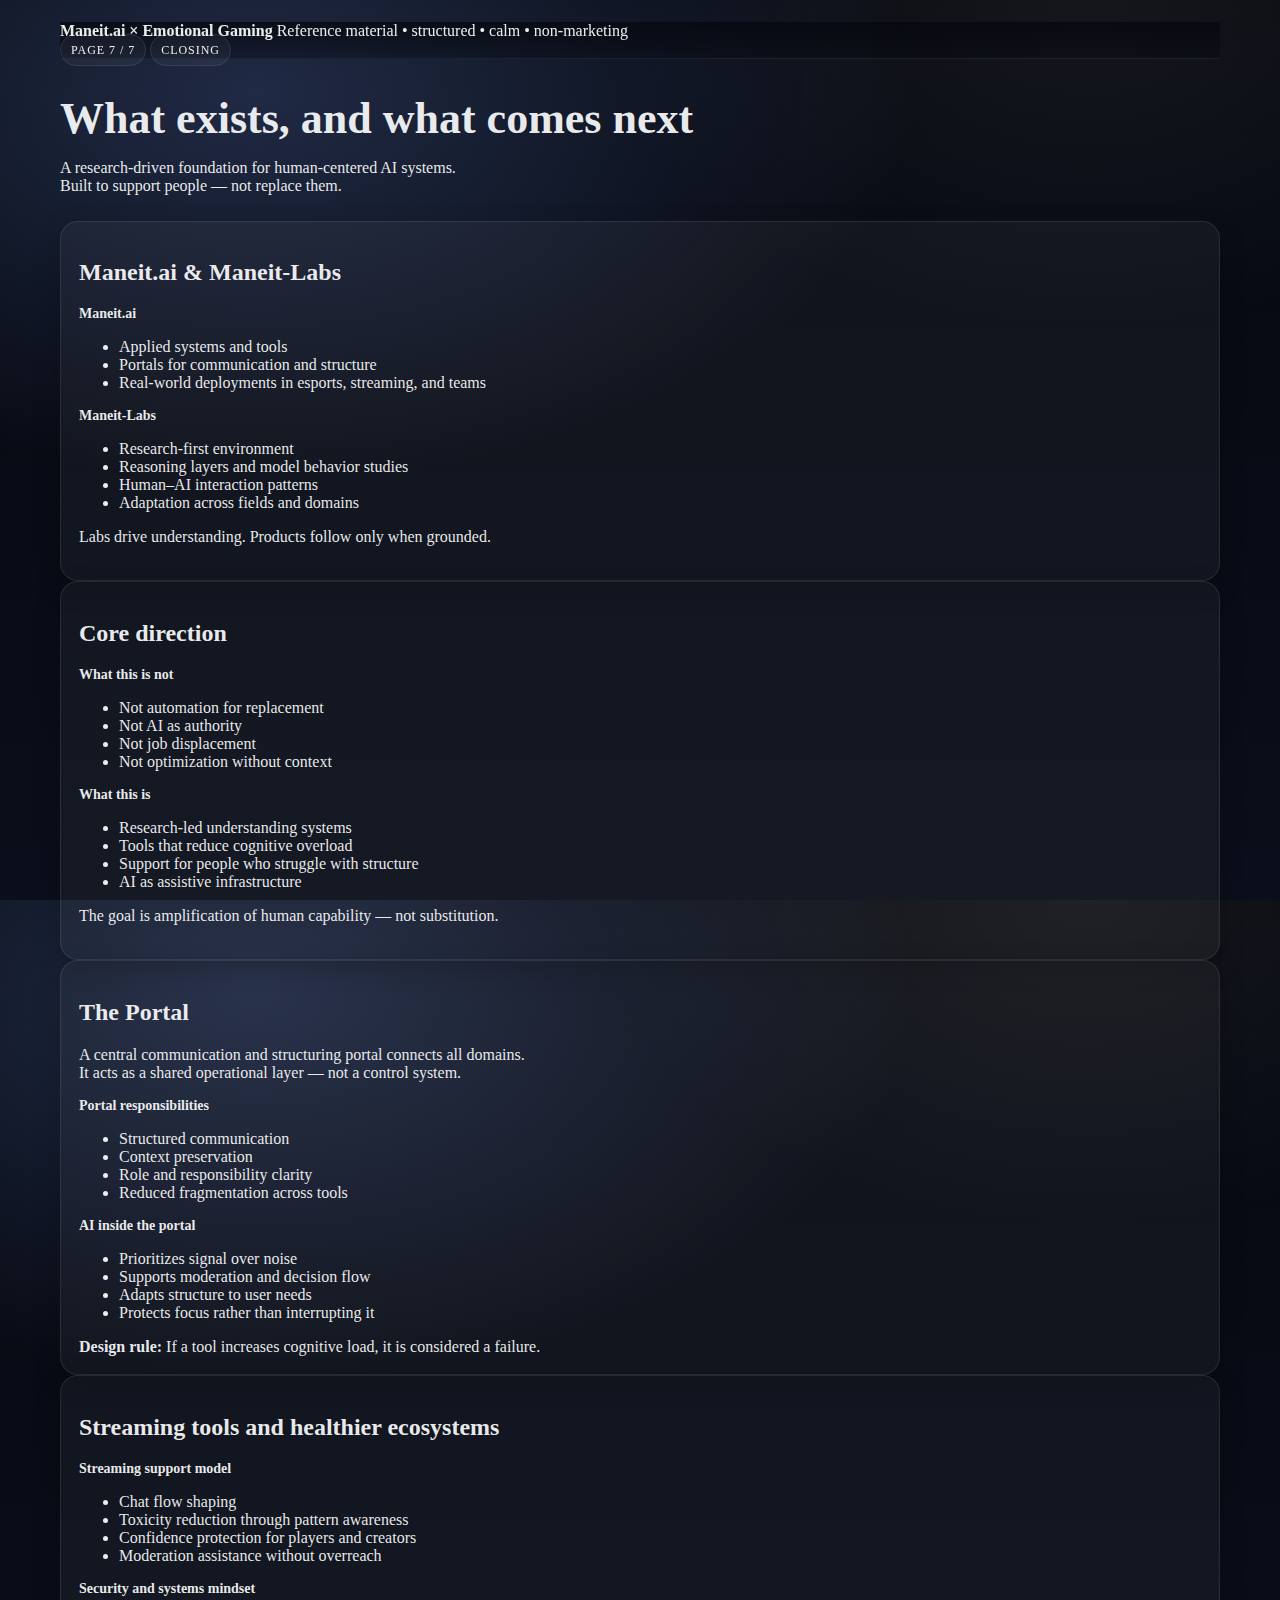
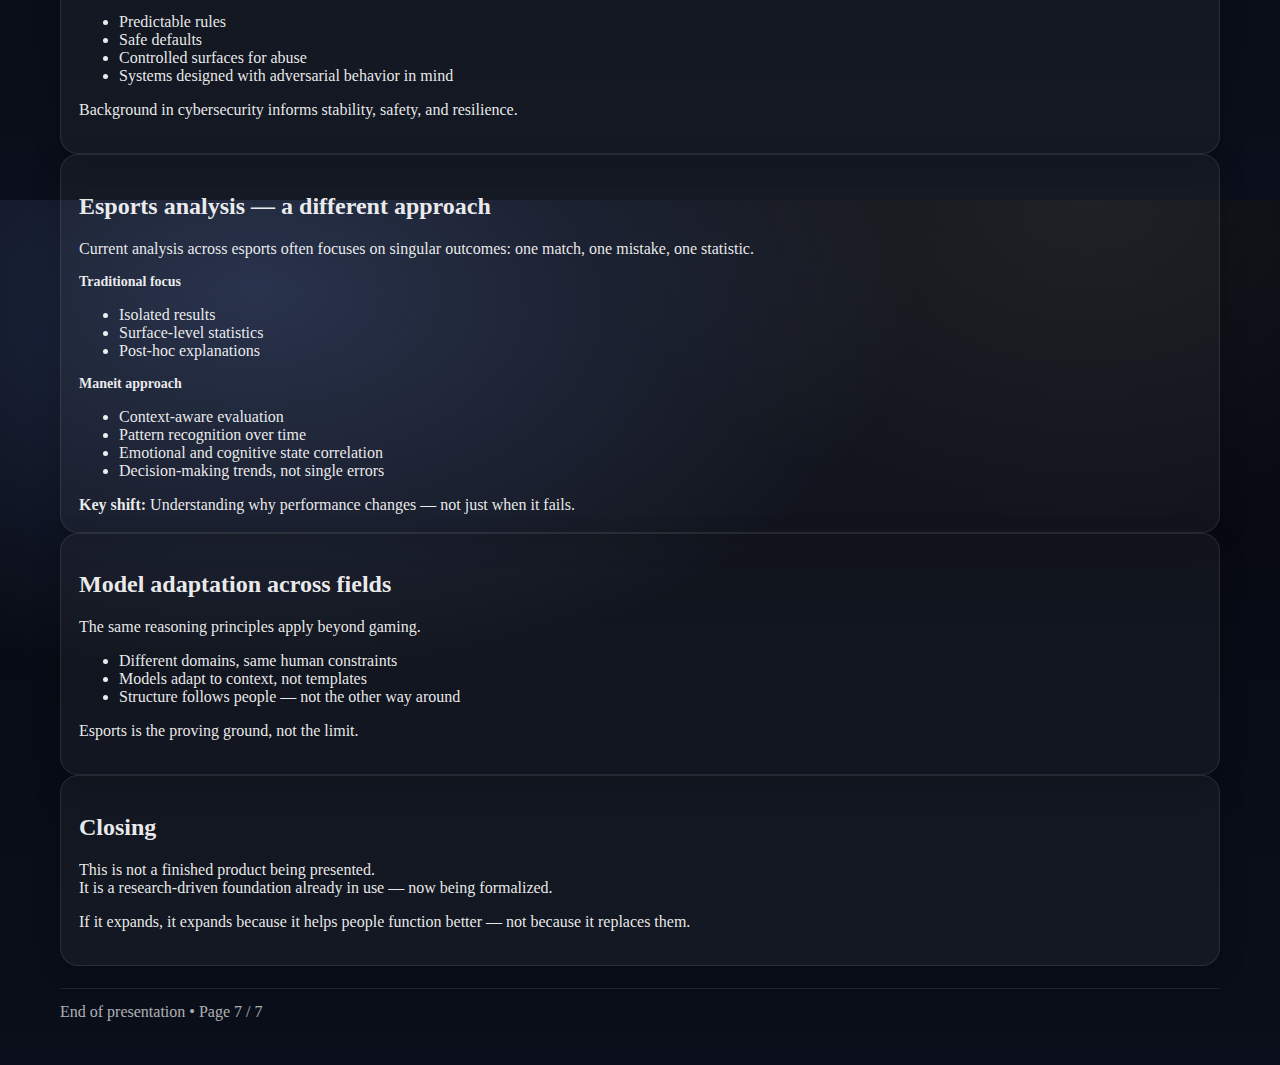
<file: topics/07_governance_status.html>
<!-- File: topics/07_maneit_plans_closing.html
     Page 7 — Maneit.ai / Maneit-Labs (Closing)
     Style: presenter voice, neutral, structured
     Audience: ADHD / autism / dyslexia friendly
     Notes:
     - No JS
     - Uses ../css/main.css from your scaffold
     - Purpose: Final page, system clarity, no pitch
-->
<!doctype html>
<html lang="en">
<head>
  <meta charset="utf-8" />
  <meta name="viewport" content="width=device-width, initial-scale=1" />
  <title>Maneit.ai & Maneit-Labs — What exists and what comes next</title>
  <link rel="stylesheet" href="../css/main.css" />
</head>
<body>
  <div class="wrap">

    <!-- Topbar -->
    <header class="topbar">
      <div class="brand">
        <div class="logo" aria-hidden="true"></div>
        <div class="title">
          <b>Maneit.ai × Emotional Gaming</b>
          <span>Reference material • structured • calm • non-marketing</span>
        </div>
      </div>
      <div class="meta">
        <span class="pill">Page 7 / 7</span>
        <span class="pill">Closing</span>
      </div>
    </header>

    <!-- Hero -->
    <section class="hero">
      <h1>What exists, and what comes next</h1>
      <p class="lead">
        A research-driven foundation for human-centered AI systems.<br />
        Built to support people — not replace them.
      </p>
    </section>

    <!-- Maneit.ai / Maneit-Labs -->
    <section class="card">
      <h2>Maneit.ai & Maneit-Labs</h2>
      <div class="grid-2">
        <div>
          <h3>Maneit.ai</h3>
          <ul class="clean">
            <li>Applied systems and tools</li>
            <li>Portals for communication and structure</li>
            <li>Real-world deployments in esports, streaming, and teams</li>
          </ul>
        </div>
        <div>
          <h3>Maneit-Labs</h3>
          <ul class="clean">
            <li>Research-first environment</li>
            <li>Reasoning layers and model behavior studies</li>
            <li>Human–AI interaction patterns</li>
            <li>Adaptation across fields and domains</li>
          </ul>
          <p class="note">
            Labs drive understanding. Products follow only when grounded.
          </p>
        </div>
      </div>
    </section>

    <!-- Core philosophy -->
    <section class="card">
      <h2>Core direction</h2>
      <div class="grid-2">
        <div>
          <h3>What this is not</h3>
          <ul class="clean">
            <li>Not automation for replacement</li>
            <li>Not AI as authority</li>
            <li>Not job displacement</li>
            <li>Not optimization without context</li>
          </ul>
        </div>
        <div>
          <h3>What this is</h3>
          <ul class="clean">
            <li>Research-led understanding systems</li>
            <li>Tools that reduce cognitive overload</li>
            <li>Support for people who struggle with structure</li>
            <li>AI as assistive infrastructure</li>
          </ul>
          <p class="note">
            The goal is amplification of human capability — not substitution.
          </p>
        </div>
      </div>
    </section>

    <!-- Portal -->
    <section class="card">
      <h2>The Portal</h2>
      <p>
        A central communication and structuring portal connects all domains.<br />
        It acts as a shared operational layer — not a control system.
      </p>

      <div class="grid-2">
        <div>
          <h3>Portal responsibilities</h3>
          <ul class="clean">
            <li>Structured communication</li>
            <li>Context preservation</li>
            <li>Role and responsibility clarity</li>
            <li>Reduced fragmentation across tools</li>
          </ul>
        </div>
        <div>
          <h3>AI inside the portal</h3>
          <ul class="clean">
            <li>Prioritizes signal over noise</li>
            <li>Supports moderation and decision flow</li>
            <li>Adapts structure to user needs</li>
            <li>Protects focus rather than interrupting it</li>
          </ul>
        </div>
      </div>

      <div class="callout">
        <b>Design rule:</b> If a tool increases cognitive load, it is considered a failure.
      </div>
    </section>

    <!-- Streaming + tools -->
    <section class="card">
      <h2>Streaming tools and healthier ecosystems</h2>
      <div class="grid-2">
        <div>
          <h3>Streaming support model</h3>
          <ul class="clean">
            <li>Chat flow shaping</li>
            <li>Toxicity reduction through pattern awareness</li>
            <li>Confidence protection for players and creators</li>
            <li>Moderation assistance without overreach</li>
          </ul>
        </div>
        <div>
          <h3>Security and systems mindset</h3>
          <ul class="clean">
            <li>Predictable rules</li>
            <li>Safe defaults</li>
            <li>Controlled surfaces for abuse</li>
            <li>Systems designed with adversarial behavior in mind</li>
          </ul>
          <p class="note">
            Background in cybersecurity informs stability, safety, and resilience.
          </p>
        </div>
      </div>
    </section>

    <!-- Esports analysis -->
    <section class="card">
      <h2>Esports analysis — a different approach</h2>
      <p>
        Current analysis across esports often focuses on singular outcomes:
        one match, one mistake, one statistic.
      </p>

      <div class="grid-2">
        <div>
          <h3>Traditional focus</h3>
          <ul class="clean">
            <li>Isolated results</li>
            <li>Surface-level statistics</li>
            <li>Post-hoc explanations</li>
          </ul>
        </div>
        <div>
          <h3>Maneit approach</h3>
          <ul class="clean">
            <li>Context-aware evaluation</li>
            <li>Pattern recognition over time</li>
            <li>Emotional and cognitive state correlation</li>
            <li>Decision-making trends, not single errors</li>
          </ul>
        </div>
      </div>

      <div class="callout">
        <b>Key shift:</b> Understanding why performance changes — not just when it fails.
      </div>
    </section>

    <!-- Adaptation across fields -->
    <section class="card">
      <h2>Model adaptation across fields</h2>
      <p>
        The same reasoning principles apply beyond gaming.
      </p>

      <ul class="clean">
        <li>Different domains, same human constraints</li>
        <li>Models adapt to context, not templates</li>
        <li>Structure follows people — not the other way around</li>
      </ul>

      <p class="note">
        Esports is the proving ground, not the limit.
      </p>
    </section>

    <!-- Closing -->
    <section class="card">
      <h2>Closing</h2>
      <p>
        This is not a finished product being presented.<br />
        It is a research-driven foundation already in use — now being formalized.
      </p>
      <p class="note">
        If it expands, it expands because it helps people function better —
        not because it replaces them.
      </p>
    </section>

    <footer class="footer">
      <span class="muted">End of presentation • Page 7 / 7</span>
    </footer>

  </div>
</body>
</html>
</file>
<file: css/main.css>
/* =========================
   THEME TOKENS (no JS)
   Set per page: <body data-theme="neutral|ocean|ember|mono">
   ========================= */

:root{
  --radius: 18px;
  --radius2: 24px;
  --pad: 18px;
  --pad2: 26px;

  /* fallbacks */
  --bg0: #070a12;
  --bg1: #0a0f1d;
  --panel: rgba(255,255,255,.04);
  --panel2: rgba(255,255,255,.06);
  --stroke: rgba(255,255,255,.08);
  --text: rgba(255,255,255,.92);
  --muted: rgba(255,255,255,.68);
  --accent: rgba(122,162,255,1);
  --glow: rgba(122,162,255,.22);
}

/* Neutral (default) */
body[data-theme="neutral"]{
  --bg0: #06080f;
  --bg1: #0a0f1b;
  --panel: rgba(255,255,255,.04);
  --panel2: rgba(255,255,255,.06);
  --stroke: rgba(255,255,255,.08);
  --accent: rgba(122,162,255,1);
  --glow: rgba(122,162,255,.22);
}

/* Ocean (cool, “research lab”) */
body[data-theme="ocean"]{
  --bg0: #030913;
  --bg1: #07162a;
  --panel: rgba(150,200,255,.06);
  --panel2: rgba(150,200,255,.08);
  --stroke: rgba(150,200,255,.14);
  --accent: rgba(120,220,255,1);
  --glow: rgba(120,220,255,.18);
}

/* Ember (emotional gaming, still calm) */
body[data-theme="ember"]{
  --bg0: #0b0710;
  --bg1: #141022;
  --panel: rgba(255,170,130,.06);
  --panel2: rgba(255,170,130,.08);
  --stroke: rgba(255,170,130,.14);
  --accent: rgba(255,170,130,1);
  --glow: rgba(255,170,130,.18);
}

/* Mono (high readability, “engineer doc”) */
body[data-theme="mono"]{
  --bg0: #070707;
  --bg1: #0d0d0d;
  --panel: rgba(255,255,255,.035);
  --panel2: rgba(255,255,255,.055);
  --stroke: rgba(255,255,255,.10);
  --accent: rgba(255,255,255,.92);
  --glow: rgba(255,255,255,.12);
}

/* =========================
   BASE BACKGROUND / TEXT
   ========================= */

html, body { height: 100%; }

body{
  margin: 0;
  color: var(--text);
  background:
    radial-gradient(1200px 700px at 20% 10%, var(--glow), transparent 60%),
    radial-gradient(900px 600px at 80% 0%, rgba(255,255,255,.06), transparent 55%),
    linear-gradient(180deg, var(--bg0), var(--bg1));
}

/* =========================
   TOPBAR: keep it visible (tabs “disappearing” fix)
   ========================= */

.topbar{
  position: sticky;
  top: 0;
  z-index: 999; /* important */
  backdrop-filter: blur(10px);
  background: linear-gradient(180deg, rgba(5,7,12,.72), rgba(5,7,12,.32));
  border-bottom: 1px solid var(--stroke);
}

/* If any parent had overflow hidden/auto, sticky can break.
   Avoid setting overflow on body parents. */
.wrap{
  width: min(1160px, calc(100% - 32px));
  margin: 0 auto;
  padding: 22px 0 44px;
}

/* =========================
   FRONT PAGE STYLES
   ========================= */

.hero{
  padding: 26px 0 10px;
}

.kicker{
  display: flex;
  gap: 10px;
  flex-wrap: wrap;
  margin-bottom: 10px;
}

.pill{
  font-size: 12px;
  letter-spacing: .08em;
  text-transform: uppercase;
  padding: 8px 10px;
  border-radius: 999px;
  background: var(--panel);
  border: 1px solid var(--stroke);
}

h1{
  font-size: clamp(32px, 4vw, 44px);
  line-height: 1.08;
  margin: 10px 0 12px;
}

.lede{
  margin: 0 0 18px;
  color: var(--muted);
  max-width: 70ch;
  font-size: 16px;
}

.heroGrid{
  display: grid;
  gap: 12px;
  grid-template-columns: 1fr;
}

@media (min-width: 960px){
  .heroGrid{ grid-template-columns: 1fr 1fr; }
}

.section{
  margin-top: 18px;
}

.sectionHead{
  margin-bottom: 10px;
}

.sectionHead h2{
  margin: 0 0 6px;
  font-size: 18px;
}

.muted{ color: var(--muted); }

.card{
  border-radius: var(--radius);
  background: var(--panel);
  border: 1px solid var(--stroke);
  padding: var(--pad);
  box-shadow: 0 8px 26px rgba(0,0,0,.22);
}

.callout h3{ margin: 0 0 10px; font-size: 14px; letter-spacing: .02em; }
.card h3{ margin: 0 0 8px; font-size: 14px; }

.bullets{
  margin: 0;
  padding-left: 18px;
  color: var(--muted);
}

.cards2{
  display: grid;
  gap: 12px;
  grid-template-columns: 1fr;
}
@media (min-width: 960px){
  .cards2{ grid-template-columns: 1fr 1fr; }
}

/* Diagram frame */
.diagramFrame{
  margin: 0;
  border-radius: var(--radius2);
  overflow: hidden;
  border: 1px solid var(--stroke);
  background: linear-gradient(180deg, rgba(255,255,255,.04), rgba(255,255,255,.02));
}

.diagramTitle{
  padding: 12px 14px;
  font-size: 12px;
  letter-spacing: .08em;
  text-transform: uppercase;
  color: var(--muted);
  border-bottom: 1px solid var(--stroke);
}

.diagramPlaceholder{
  position: relative;
  height: 320px;
  background: linear-gradient(180deg, rgba(0,0,0,.14), rgba(0,0,0,.26));
}

.gridlines{
  position: absolute;
  inset: 0;
  background:
    linear-gradient(to right, rgba(255,255,255,.04) 1px, transparent 1px),
    linear-gradient(to bottom, rgba(255,255,255,.04) 1px, transparent 1px);
  background-size: 52px 52px;
  opacity: .55;
}

.placeholderNote{
  position: absolute;
  inset: 0;
  display: grid;
  place-items: center;
  color: var(--muted);
  font-size: 14px;
}

.caption{
  margin: 0;
  padding: 10px 14px;
  border-top: 1px solid var(--stroke);
  color: var(--muted);
  font-size: 13px;
}

/* Deck map */
.map{
  display: grid;
  gap: 10px;
  grid-template-columns: 1fr;
}
@media (min-width: 960px){
  .map{ grid-template-columns: 1fr 1fr; }
}

.mapItem{
  display: flex;
  align-items: center;
  gap: 10px;
  padding: 12px 14px;
  border-radius: var(--radius);
  background: var(--panel);
  border: 1px solid var(--stroke);
  color: var(--text);
  text-decoration: none;
}

.mapItem:hover{
  border-color: rgba(255,255,255,.18);
}

.idx{
  width: 28px;
  height: 28px;
  display: grid;
  place-items: center;
  border-radius: 999px;
  background: rgba(0,0,0,.28);
  border: 1px solid var(--stroke);
  color: var(--accent);
  font-weight: 700;
}

.tag{
  margin-left: auto;
  color: var(--muted);
  font-size: 12px;
  padding: 6px 8px;
  border-radius: 999px;
  border: 1px solid var(--stroke);
  background: rgba(0,0,0,.18);
}

.footer{
  margin-top: 22px;
  padding-top: 14px;
  border-top: 1px solid var(--stroke);
}
body{
  --bg0:#06080f; --bg1:#0a0f1b;
  --panel:rgba(255,255,255,.045);
  --panel2:rgba(255,255,255,.065);
  --stroke:rgba(255,255,255,.09);
  --text:rgba(255,255,255,.92);
  --muted:rgba(255,255,255,.68);
  --accent:rgba(122,162,255,1);
  --glow:rgba(122,162,255,.22);
}

body[data-theme="ocean"]{
  --bg0:#030913; --bg1:#07162a;
  --panel:rgba(150,200,255,.06);
  --panel2:rgba(150,200,255,.085);
  --stroke:rgba(150,200,255,.16);
  --accent:rgba(120,220,255,1);
  --glow:rgba(120,220,255,.18);
}

body[data-theme="ember"]{
  --bg0:#0b0710; --bg1:#141022;
  --panel:rgba(255,170,130,.06);
  --panel2:rgba(255,170,130,.085);
  --stroke:rgba(255,170,130,.16);
  --accent:rgba(255,170,130,1);
  --glow:rgba(255,170,130,.18);
}

body[data-theme="mono"]{
  --bg0:#070707; --bg1:#0d0d0d;
  --panel:rgba(255,255,255,.04);
  --panel2:rgba(255,255,255,.06);
  --stroke:rgba(255,255,255,.12);
  --accent:rgba(255,255,255,.92);
  --glow:rgba(255,255,255,.12);
}

/* Apply tokens globally (this is where themes become visible) */
body{
  color: var(--text);
  background:
    radial-gradient(1100px 650px at 20% 10%, var(--glow), transparent 60%),
    radial-gradient(900px 600px at 85% 0%, rgba(255,255,255,.06), transparent 55%),
    linear-gradient(180deg, var(--bg0), var(--bg1));
}

/* Keep nav from ever getting “lost” behind content */
.topbar{
  position: sticky;
  top: 0;
  z-index: 999;
  backdrop-filter: blur(10px);
  background: linear-gradient(180deg, rgba(6,8,15,.78), rgba(6,8,15,.34));
  border-bottom: 1px solid var(--stroke);
}

/* Tabs (supports different active-class conventions) */
.tabs .tab{
  color: var(--text);
  text-decoration: none;
  border: 1px solid var(--stroke);
  background: rgba(0,0,0,.18);
}

.tabs .tab:hover{ border-color: rgba(255,255,255,.18); }

.tabs .tab.is-active,
.tabs .tab.active,
.tabs .tab[aria-current="page"]{
  border-color: rgba(255,255,255,.22);
  box-shadow: 0 0 0 1px rgba(255,255,255,.06) inset;
}

/* Generic surfaces: make themes apply everywhere without rewriting your whole CSS */
.card,
.panel,
.surface,
.box,
.tile,
.block,
figure,
section{
  border-color: var(--stroke);
}

.card{
  background: var(--panel);
  border: 1px solid var(--stroke);
  border-radius: 18px;
}

/* Inputs / code boxes often look “off” if not themed */
input, textarea, select{
  background: rgba(0,0,0,.18);
  border: 1px solid var(--stroke);
  color: var(--text);
}

.muted{ color: var(--muted); }

/* Frontpage layout (new classes) */
.wrap.front{
  width: min(1160px, calc(100% - 32px));
  margin: 0 auto;
  padding: 22px 0 44px;
}

.frontHero{ padding: 20px 0 10px; }

.metaRow{ display:flex; gap:10px; flex-wrap:wrap; margin-bottom: 12px; }

.chip{
  font-size: 12px;
  letter-spacing: .08em;
  text-transform: uppercase;
  padding: 8px 10px;
  border-radius: 999px;
  background: var(--panel);
  border: 1px solid var(--stroke);
}

.chipTiny{ padding: 6px 8px; font-size: 11px; opacity: .9; }

.frontTitle{
  font-size: clamp(34px, 4vw, 48px);
  line-height: 1.06;
  margin: 10px 0 12px;
}

.frontSub{
  margin: 0 0 18px;
  color: var(--muted);
  max-width: 75ch;
}

.frontGrid3{
  display:grid;
  gap: 12px;
  grid-template-columns: 1fr;
}

@media (min-width: 980px){
  .frontGrid3{ grid-template-columns: 1.05fr .95fr .95fr; }
}

.frontGrid2{
  display:grid;
  gap: 12px;
  grid-template-columns: 1fr;
}
@media (min-width: 980px){
  .frontGrid2{ grid-template-columns: 1fr 1fr; }
}

.bullets{ margin:0; padding-left: 18px; color: var(--muted); }

.section{ margin-top: 18px; }
.sectionHead{ margin-bottom: 10px; }
.sectionHead h2{ margin:0 0 6px; font-size: 18px; }

.diagramFrame{
  border-radius: 24px;
  overflow: hidden;
  border: 1px solid var(--stroke);
  background: linear-gradient(180deg, rgba(255,255,255,.04), rgba(255,255,255,.02));
}

.diagramObj{ display:block; width:100%; height: 360px; }
.diagramObj > * { width:100%; height:100%; }

.diagramFallback{
  position: relative;
  width: 100%;
  height: 360px;
  background: linear-gradient(180deg, rgba(0,0,0,.18), rgba(0,0,0,.32));
}

.fallbackTitle{
  position:absolute;
  left: 14px; top: 12px;
  font-size: 12px;
  letter-spacing: .08em;
  text-transform: uppercase;
  color: var(--muted);
}

.fallbackGrid{
  position:absolute; inset: 0;
  background:
    linear-gradient(to right, rgba(255,255,255,.04) 1px, transparent 1px),
    linear-gradient(to bottom, rgba(255,255,255,.04) 1px, transparent 1px);
  background-size: 52px 52px;
  opacity: .6;
}

.fallbackNote{
  position:absolute;
  left: 14px; bottom: 12px;
  color: var(--muted);
  font-size: 13px;
}

.caption{
  margin: 0;
  padding: 10px 14px;
  border-top: 1px solid var(--stroke);
  color: var(--muted);
  font-size: 13px;
}

.deckMap{
  display:grid;
  gap: 10px;
  grid-template-columns: 1fr;
}

@media (min-width: 980px){
  .deckMap{ grid-template-columns: 1fr 1fr; }
}

.mapItem{
  display:flex;
  align-items:center;
  gap: 10px;
  padding: 12px 14px;
  border-radius: 18px;
  background: var(--panel);
  border: 1px solid var(--stroke);
  color: var(--text);
  text-decoration: none;
}

.mapItem:hover{ border-color: rgba(255,255,255,.18); }

.idx{
  width: 28px;
  height: 28px;
  display:grid;
  place-items:center;
  border-radius: 999px;
  background: rgba(0,0,0,.28);
  border: 1px solid var(--stroke);
  color: var(--accent);
  font-weight: 700;
}

.tag{
  margin-left:auto;
  color: var(--muted);
  font-size: 12px;
  padding: 6px 8px;
  border-radius: 999px;
  border: 1px solid var(--stroke);
  background: rgba(0,0,0,.18);
}

.frontFooter{
  margin-top: 22px;
  padding-top: 14px;
  border-top: 1px solid var(--stroke);
  display:flex;
  flex-direction: column;
  gap: 10px;
}

.themeLine{ display:flex; gap: 8px; flex-wrap: wrap; align-items: center; }
</file>
